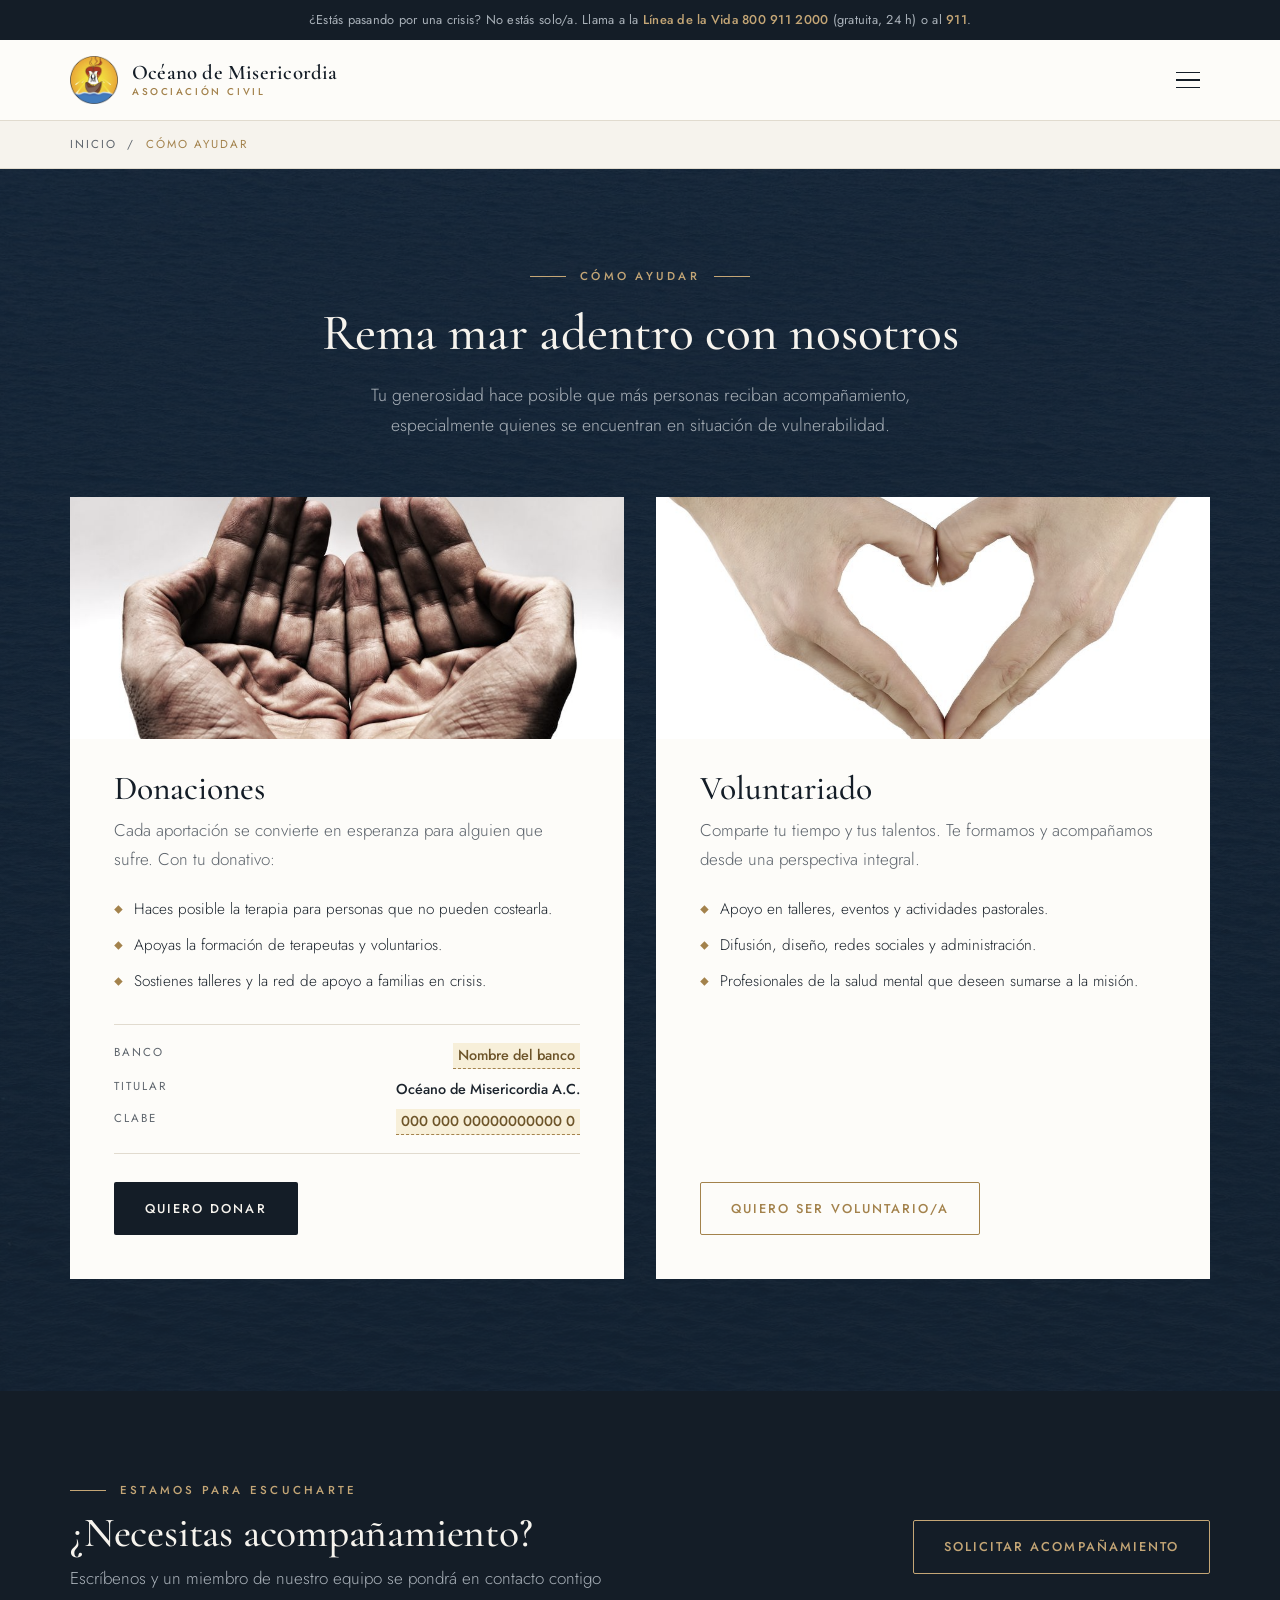
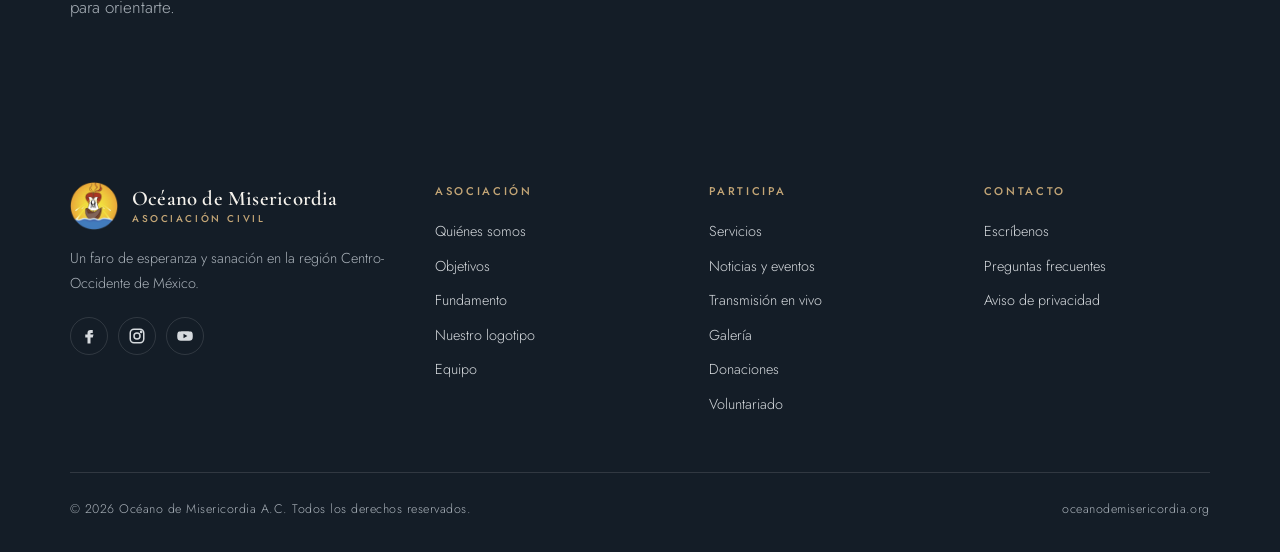
<file: como-ayudar.html>
<!DOCTYPE html>
<html lang="es">
<head>
<meta charset="UTF-8">
<meta name="viewport" content="width=device-width, initial-scale=1">
<title>Cómo ayudar | Océano de Misericordia</title>
<meta name="description" content="Donaciones y voluntariado en Océano de Misericordia A.C.">
<meta property="og:title" content="Cómo ayudar | Océano de Misericordia">
<meta property="og:description" content="Donaciones y voluntariado en Océano de Misericordia A.C.">
<meta property="og:type" content="website">
<meta property="og:image" content="https://oceanodemisericordia.org/media/presentacion.jpg">
<meta name="theme-color" content="#141d27">
<link rel="icon" type="image/png" href="assets/favicon.png">
<link rel="preconnect" href="https://fonts.googleapis.com">
<link rel="preconnect" href="https://fonts.gstatic.com" crossorigin>
<link href="https://fonts.googleapis.com/css2?family=Cormorant+Garamond:ital,wght@0,400;0,500;0,600;1,400;1,500&family=Jost:wght@300;400;500&display=swap" rel="stylesheet">
<link rel="stylesheet" href="assets/styles.css">
</head>
<body>
<div class="crisis">¿Estás pasando por una crisis? No estás solo/a. Llama a la <a href="tel:8009112000">Línea de la Vida 800 911 2000</a> (gratuita, 24 h) o al <a href="tel:911">911</a>.</div>

<header>
  <nav class="wrap nav" aria-label="Principal">
    <a href="index.html" class="brand"><img src="assets/emblem.webp" alt="Logotipo de Océano de Misericordia"><span>Océano de Misericordia<small>Asociación Civil</small></span></a>
    <button class="burger" aria-label="Abrir menú" aria-expanded="false"><span></span><span></span><span></span></button>
    <ul class="menu">
      <li><a href="quienes-somos.html">Quiénes somos</a></li>
      <li><a href="servicios.html">Servicios</a></li>
      <li><a href="equipo.html">Equipo</a></li>
      <li><a href="noticias.html">Noticias</a></li>
      <li><a href="en-vivo.html"><i class="dot" style="margin-right:6px;width:8px;height:8px"></i>En vivo</a></li>
      <li><a href="galeria.html">Galería</a></li>
      <li><a href="como-ayudar.html" aria-current="page">Cómo ayudar</a></li>
      <li><a href="contacto.html" class="btn btn-sun">Solicitar acompañamiento</a></li>
    </ul>
  </nav>
</header>
<nav class="crumbs" aria-label="Ruta"><div class="wrap"><a href="index.html">Inicio</a><span aria-hidden="true">/</span><span aria-current="page">Cómo ayudar</span></div></nav>

<main>
<section class="help" id="como-ayudar">
  <div class="wrap">
    <div class="center reveal">
      <span class="eyebrow">Cómo ayudar</span>
      <h2>Rema mar adentro con nosotros</h2>
      <p class="lead">Tu generosidad hace posible que más personas reciban acompañamiento, especialmente quienes se encuentran en situación de vulnerabilidad.</p>
    </div>
    <div class="help-grid">
      <div class="help-card reveal">
        <div class="help-photo"><img src="media/manos-abiertas.jpg" alt="Manos abiertas" loading="lazy" style="object-position:50% 40%"></div>
        <div class="ic"><svg width="30" height="30" viewBox="0 0 24 24" fill="none" stroke="currentColor" stroke-width="2" stroke-linejoin="round"><path d="M12 21s-8-5.2-8-11a4.5 4.5 0 0 1 8-2.8A4.5 4.5 0 0 1 20 10c0 5.8-8 11-8 11z"/></svg></div>
        <h3>Donaciones</h3>
        <p>Cada aportación se convierte en esperanza para alguien que sufre. Con tu donativo:</p>
        <ul>
          <li>Haces posible la terapia para personas que no pueden costearla.</li>
          <li>Apoyas la formación de terapeutas y voluntarios.</li>
          <li>Sostienes talleres y la red de apoyo a familias en crisis.</li>
        </ul>
        <div class="bank">
          <div><span>Banco</span><b class="ph">Nombre del banco</b></div>
          <div><span>Titular</span><b>Océano de Misericordia A.C.</b></div>
          <div><span>CLABE</span><b class="ph">000 000 00000000000 0</b></div>
        </div>
        <a href="contacto.html?motivo=Donación" class="btn btn-sun">Quiero donar</a>
      </div>
      <div class="help-card reveal">
        <div class="help-photo"><img src="media/corazon.jpg" alt="Manos formando un corazón" loading="lazy"></div>
        <div class="ic"><svg width="30" height="30" viewBox="0 0 24 24" fill="none" stroke="currentColor" stroke-width="2" stroke-linecap="round" stroke-linejoin="round"><path d="M11 14h2a2 2 0 0 0 0-4h-3c-.6 0-1.1.2-1.4.6L3 16"/><path d="m7 20 1.6-1.4c.3-.4.8-.6 1.4-.6h4c1.1 0 2.1-.4 2.8-1.2l4.6-4.4a2 2 0 0 0-2.8-2.9l-4.2 3.9"/><path d="m2 15 6 6"/></svg></div>
        <h3>Voluntariado</h3>
        <p>Comparte tu tiempo y tus talentos. Te formamos y acompañamos desde una perspectiva integral.</p>
        <ul>
          <li>Apoyo en talleres, eventos y actividades pastorales.</li>
          <li>Difusión, diseño, redes sociales y administración.</li>
          <li>Profesionales de la salud mental que deseen sumarse a la misión.</li>
        </ul>
        <a href="contacto.html?motivo=Voluntariado" class="btn btn-ocean">Quiero ser voluntario/a</a>
      </div>
    </div>
  </div>
</section>

<section class="cta-band">
  <div class="wrap">
    <div>
      <span class="eyebrow">Estamos para escucharte</span>
      <h2>¿Necesitas acompañamiento?</h2>
      <p>Escríbenos y un miembro de nuestro equipo se pondrá en contacto contigo para orientarte.</p>
    </div>
    <a href="contacto.html" class="btn">Solicitar acompañamiento</a>
  </div>
</section>
</main>

<footer>
  <div class="wrap">
    <div class="f-grid">
      <div>
        <a href="index.html" class="brand"><img src="assets/emblem.webp" alt=""><span>Océano de Misericordia<small>Asociación Civil</small></span></a>
        <p style="margin-top:16px;max-width:320px">Un faro de esperanza y sanación en la región Centro-Occidente de México.</p>
        <div class="social">
          <a href="#" aria-label="Facebook"><svg width="18" height="18" viewBox="0 0 24 24" fill="currentColor"><path d="M14 8h3V4h-3c-2.8 0-4 1.7-4 4v2H7v4h3v8h4v-8h3l1-4h-4V8.5c0-.3.2-.5.5-.5z"/></svg></a>
          <a href="#" aria-label="Instagram"><svg width="18" height="18" viewBox="0 0 24 24" fill="none" stroke="currentColor" stroke-width="2"><rect x="3" y="3" width="18" height="18" rx="5"/><circle cx="12" cy="12" r="4"/><circle cx="17.5" cy="6.5" r=".8" fill="currentColor"/></svg></a>
          <a href="#" aria-label="YouTube"><svg width="18" height="18" viewBox="0 0 24 24" fill="currentColor"><path d="M22 8.2a3 3 0 0 0-2.1-2.1C18 5.6 12 5.6 12 5.6s-6 0-7.9.5A3 3 0 0 0 2 8.2 31 31 0 0 0 1.6 12 31 31 0 0 0 2 15.8a3 3 0 0 0 2.1 2.1c1.9.5 7.9.5 7.9.5s6 0 7.9-.5a3 3 0 0 0 2.1-2.1c.4-1.2.4-3.8.4-3.8s0-2.6-.4-3.8zM10 15V9l5.2 3z"/></svg></a>
        </div>
      </div>
      <div><h4>Asociación</h4><ul><li><a href="quienes-somos.html">Quiénes somos</a></li><li><a href="quienes-somos.html#objetivos">Objetivos</a></li><li><a href="quienes-somos.html#fundamento">Fundamento</a></li><li><a href="quienes-somos.html#logotipo">Nuestro logotipo</a></li><li><a href="equipo.html">Equipo</a></li></ul></div>
      <div><h4>Participa</h4><ul><li><a href="servicios.html">Servicios</a></li><li><a href="noticias.html">Noticias y eventos</a></li><li><a href="en-vivo.html">Transmisión en vivo</a></li><li><a href="galeria.html">Galería</a></li><li><a href="como-ayudar.html">Donaciones</a></li><li><a href="como-ayudar.html">Voluntariado</a></li></ul></div>
      <div><h4>Contacto</h4><ul><li><a href="contacto.html">Escríbenos</a></li><li><a href="preguntas.html">Preguntas frecuentes</a></li><li><a href="#">Aviso de privacidad</a></li></ul></div>
    </div>
    <div class="f-bottom"><span>© <span id="yr">2026</span> Océano de Misericordia A.C. Todos los derechos reservados.</span><span>oceanodemisericordia.org</span></div>
  </div>
</footer>

<a href="#top" class="to-top" aria-label="Volver arriba" onclick="window.scrollTo({top:0,behavior:'smooth'});return false;"><svg width="20" height="20" viewBox="0 0 24 24" fill="none" stroke="currentColor" stroke-width="2.5" stroke-linecap="round" stroke-linejoin="round"><path d="m18 15-6-6-6 6"/></svg></a>
<script src="assets/main.js"></script>
</body>
</html>
</file>
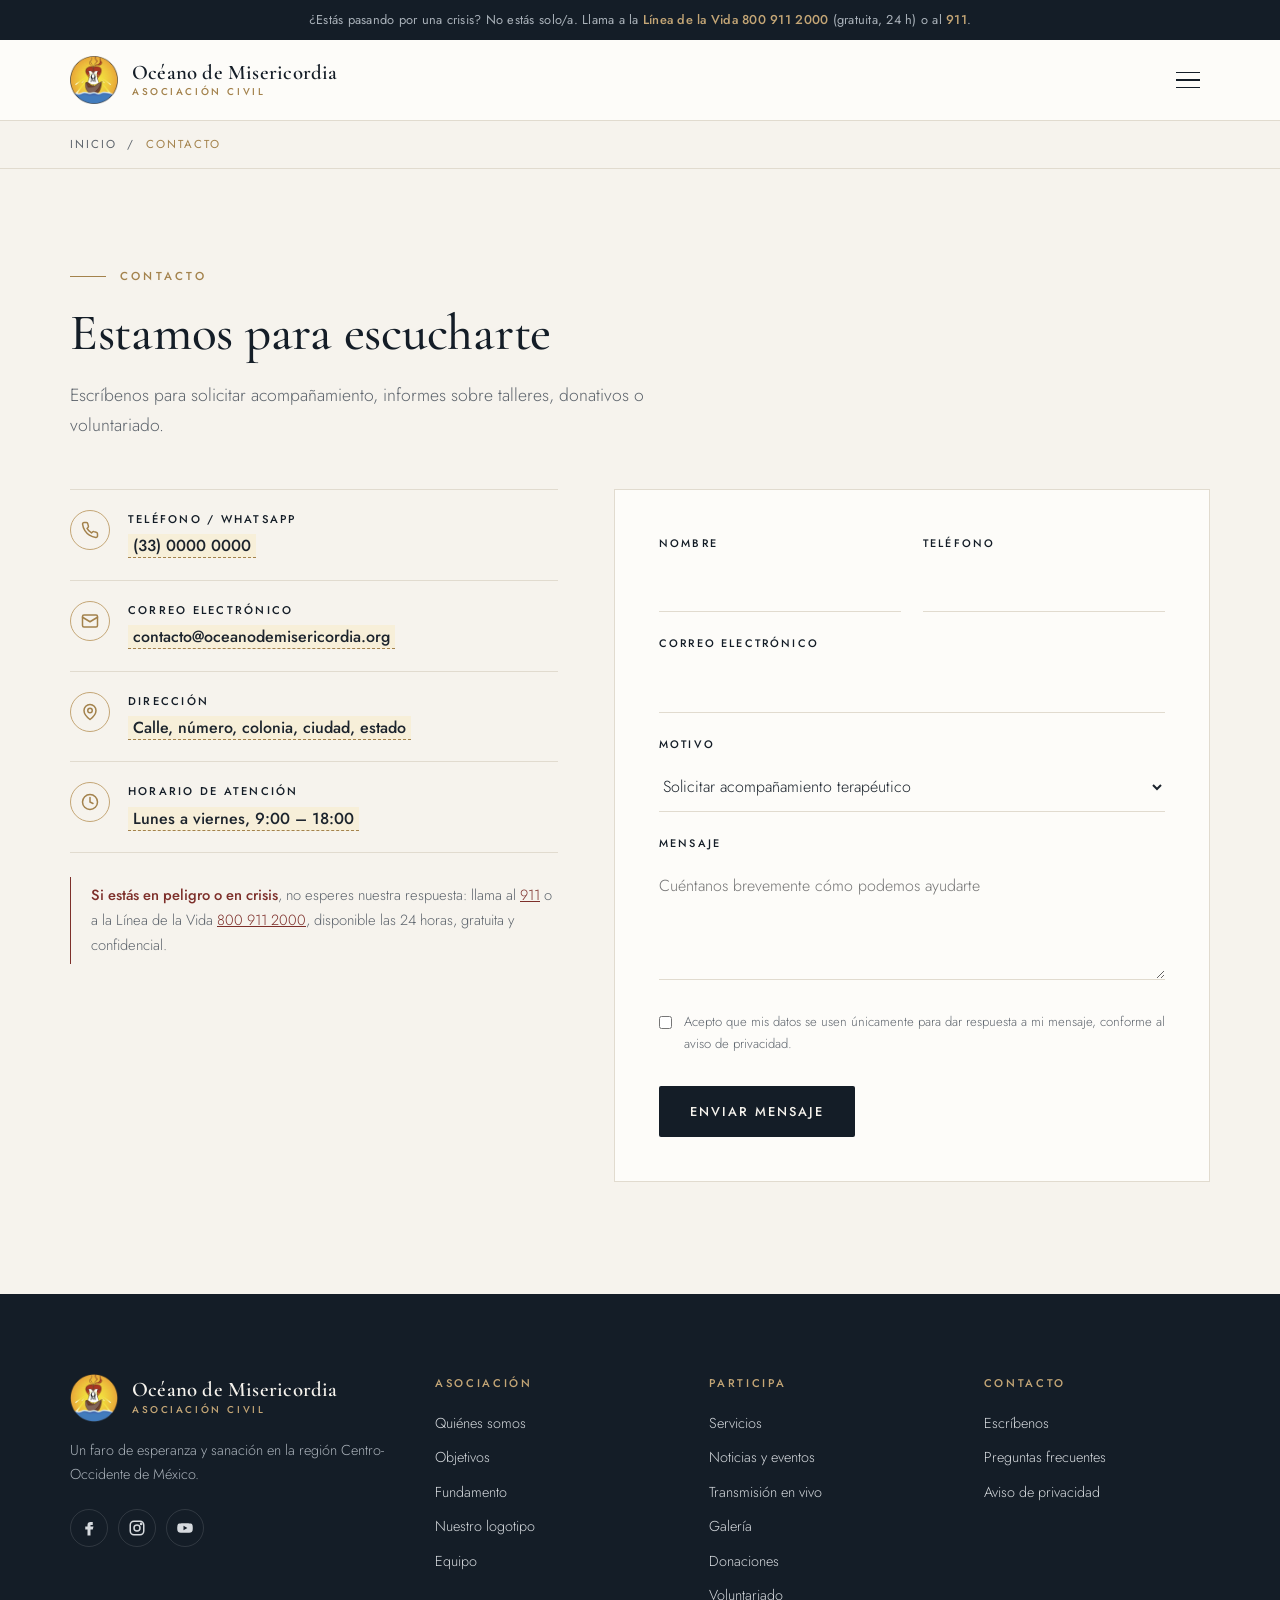
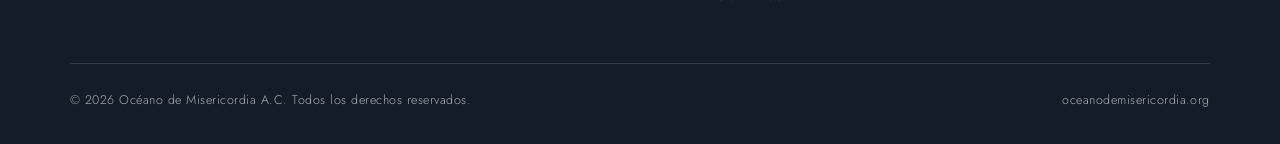
<file: contacto.html>
<!DOCTYPE html>
<html lang="es">
<head>
<meta charset="UTF-8">
<meta name="viewport" content="width=device-width, initial-scale=1">
<title>Contacto | Océano de Misericordia</title>
<meta name="description" content="Solicita acompañamiento o escríbenos para informes, donativos o voluntariado.">
<meta property="og:title" content="Contacto | Océano de Misericordia">
<meta property="og:description" content="Solicita acompañamiento o escríbenos para informes, donativos o voluntariado.">
<meta property="og:type" content="website">
<meta property="og:image" content="https://oceanodemisericordia.org/media/presentacion.jpg">
<meta name="theme-color" content="#141d27">
<link rel="icon" type="image/png" href="assets/favicon.png">
<link rel="preconnect" href="https://fonts.googleapis.com">
<link rel="preconnect" href="https://fonts.gstatic.com" crossorigin>
<link href="https://fonts.googleapis.com/css2?family=Cormorant+Garamond:ital,wght@0,400;0,500;0,600;1,400;1,500&family=Jost:wght@300;400;500&display=swap" rel="stylesheet">
<link rel="stylesheet" href="assets/styles.css">
</head>
<body>
<div class="crisis">¿Estás pasando por una crisis? No estás solo/a. Llama a la <a href="tel:8009112000">Línea de la Vida 800 911 2000</a> (gratuita, 24 h) o al <a href="tel:911">911</a>.</div>

<header>
  <nav class="wrap nav" aria-label="Principal">
    <a href="index.html" class="brand"><img src="assets/emblem.webp" alt="Logotipo de Océano de Misericordia"><span>Océano de Misericordia<small>Asociación Civil</small></span></a>
    <button class="burger" aria-label="Abrir menú" aria-expanded="false"><span></span><span></span><span></span></button>
    <ul class="menu">
      <li><a href="quienes-somos.html">Quiénes somos</a></li>
      <li><a href="servicios.html">Servicios</a></li>
      <li><a href="equipo.html">Equipo</a></li>
      <li><a href="noticias.html">Noticias</a></li>
      <li><a href="en-vivo.html"><i class="dot" style="margin-right:6px;width:8px;height:8px"></i>En vivo</a></li>
      <li><a href="galeria.html">Galería</a></li>
      <li><a href="como-ayudar.html">Cómo ayudar</a></li>
      <li><a href="contacto.html" class="btn btn-sun">Solicitar acompañamiento</a></li>
    </ul>
  </nav>
</header>
<nav class="crumbs" aria-label="Ruta"><div class="wrap"><a href="index.html">Inicio</a><span aria-hidden="true">/</span><span aria-current="page">Contacto</span></div></nav>

<main>
<section class="contact" id="contacto">
  <div class="wrap">
    <div class="reveal">
      <span class="eyebrow">Contacto</span>
      <h2>Estamos para escucharte</h2>
      <p class="lead">Escríbenos para solicitar acompañamiento, informes sobre talleres, donativos o voluntariado.</p>
    </div>
    <div class="contact-grid">
      <div class="info reveal">
        <div class="info-item"><div class="ic"><svg width="22" height="22" viewBox="0 0 24 24" fill="none" stroke="currentColor" stroke-width="2" stroke-linecap="round" stroke-linejoin="round"><path d="M22 16.9v3a2 2 0 0 1-2.2 2 19.8 19.8 0 0 1-8.6-3.1 19.5 19.5 0 0 1-6-6A19.8 19.8 0 0 1 2.1 4.2 2 2 0 0 1 4.1 2h3a2 2 0 0 1 2 1.7c.1 1 .4 1.9.7 2.8a2 2 0 0 1-.5 2.1L8 9.9a16 16 0 0 0 6 6l1.3-1.3a2 2 0 0 1 2.1-.4c.9.3 1.8.6 2.8.7a2 2 0 0 1 1.7 2z"/></svg></div><div><b>Teléfono / WhatsApp</b><span class="ph">(33) 0000 0000</span></div></div>
        <div class="info-item"><div class="ic"><svg width="22" height="22" viewBox="0 0 24 24" fill="none" stroke="currentColor" stroke-width="2" stroke-linecap="round" stroke-linejoin="round"><rect x="2" y="4" width="20" height="16" rx="2"/><path d="m22 7-10 6L2 7"/></svg></div><div><b>Correo electrónico</b><span class="ph">contacto@oceanodemisericordia.org</span></div></div>
        <div class="info-item"><div class="ic"><svg width="22" height="22" viewBox="0 0 24 24" fill="none" stroke="currentColor" stroke-width="2" stroke-linecap="round" stroke-linejoin="round"><path d="M20 10c0 6-8 12-8 12s-8-6-8-12a8 8 0 0 1 16 0z"/><circle cx="12" cy="10" r="3"/></svg></div><div><b>Dirección</b><span class="ph">Calle, número, colonia, ciudad, estado</span></div></div>
        <div class="info-item"><div class="ic"><svg width="22" height="22" viewBox="0 0 24 24" fill="none" stroke="currentColor" stroke-width="2" stroke-linecap="round"><circle cx="12" cy="12" r="10"/><path d="M12 6v6l4 2"/></svg></div><div><b>Horario de atención</b><span class="ph">Lunes a viernes, 9:00 – 18:00</span></div></div>
        <div class="emergency"><b>Si estás en peligro o en crisis</b>, no esperes nuestra respuesta: llama al <a href="tel:911">911</a> o a la Línea de la Vida <a href="tel:8009112000">800 911 2000</a>, disponible las 24 horas, gratuita y confidencial.</div>
      </div>
      <form id="contact-form" class="reveal" novalidate>
        <div><label for="f-name">Nombre</label><input id="f-name" name="nombre" required autocomplete="name"></div>
        <div><label for="f-phone">Teléfono</label><input id="f-phone" name="telefono" type="tel" autocomplete="tel"></div>
        <div class="full"><label for="f-email">Correo electrónico</label><input id="f-email" name="correo" type="email" required autocomplete="email"></div>
        <div class="full"><label for="f-subject">Motivo</label>
          <select id="f-subject" name="motivo">
            <option>Solicitar acompañamiento terapéutico</option>
            <option>Información sobre talleres</option>
            <option>Donación</option>
            <option>Voluntariado</option>
            <option>Otro</option>
          </select></div>
        <div class="full"><label for="f-msg">Mensaje</label><textarea id="f-msg" name="mensaje" required placeholder="Cuéntanos brevemente cómo podemos ayudarte"></textarea></div>
        <label class="check full"><input type="checkbox" id="f-ok" required> Acepto que mis datos se usen únicamente para dar respuesta a mi mensaje, conforme al aviso de privacidad.</label>
        <div class="full" style="display:flex;align-items:center;gap:16px;flex-wrap:wrap"><button class="btn btn-sun" type="submit">Enviar mensaje</button><span class="form-note" id="form-note" role="status"></span></div>
      </form>
    </div>
  </div>
</section>
</main>

<footer>
  <div class="wrap">
    <div class="f-grid">
      <div>
        <a href="index.html" class="brand"><img src="assets/emblem.webp" alt=""><span>Océano de Misericordia<small>Asociación Civil</small></span></a>
        <p style="margin-top:16px;max-width:320px">Un faro de esperanza y sanación en la región Centro-Occidente de México.</p>
        <div class="social">
          <a href="#" aria-label="Facebook"><svg width="18" height="18" viewBox="0 0 24 24" fill="currentColor"><path d="M14 8h3V4h-3c-2.8 0-4 1.7-4 4v2H7v4h3v8h4v-8h3l1-4h-4V8.5c0-.3.2-.5.5-.5z"/></svg></a>
          <a href="#" aria-label="Instagram"><svg width="18" height="18" viewBox="0 0 24 24" fill="none" stroke="currentColor" stroke-width="2"><rect x="3" y="3" width="18" height="18" rx="5"/><circle cx="12" cy="12" r="4"/><circle cx="17.5" cy="6.5" r=".8" fill="currentColor"/></svg></a>
          <a href="#" aria-label="YouTube"><svg width="18" height="18" viewBox="0 0 24 24" fill="currentColor"><path d="M22 8.2a3 3 0 0 0-2.1-2.1C18 5.6 12 5.6 12 5.6s-6 0-7.9.5A3 3 0 0 0 2 8.2 31 31 0 0 0 1.6 12 31 31 0 0 0 2 15.8a3 3 0 0 0 2.1 2.1c1.9.5 7.9.5 7.9.5s6 0 7.9-.5a3 3 0 0 0 2.1-2.1c.4-1.2.4-3.8.4-3.8s0-2.6-.4-3.8zM10 15V9l5.2 3z"/></svg></a>
        </div>
      </div>
      <div><h4>Asociación</h4><ul><li><a href="quienes-somos.html">Quiénes somos</a></li><li><a href="quienes-somos.html#objetivos">Objetivos</a></li><li><a href="quienes-somos.html#fundamento">Fundamento</a></li><li><a href="quienes-somos.html#logotipo">Nuestro logotipo</a></li><li><a href="equipo.html">Equipo</a></li></ul></div>
      <div><h4>Participa</h4><ul><li><a href="servicios.html">Servicios</a></li><li><a href="noticias.html">Noticias y eventos</a></li><li><a href="en-vivo.html">Transmisión en vivo</a></li><li><a href="galeria.html">Galería</a></li><li><a href="como-ayudar.html">Donaciones</a></li><li><a href="como-ayudar.html">Voluntariado</a></li></ul></div>
      <div><h4>Contacto</h4><ul><li><a href="contacto.html">Escríbenos</a></li><li><a href="preguntas.html">Preguntas frecuentes</a></li><li><a href="#">Aviso de privacidad</a></li></ul></div>
    </div>
    <div class="f-bottom"><span>© <span id="yr">2026</span> Océano de Misericordia A.C. Todos los derechos reservados.</span><span>oceanodemisericordia.org</span></div>
  </div>
</footer>

<a href="#top" class="to-top" aria-label="Volver arriba" onclick="window.scrollTo({top:0,behavior:'smooth'});return false;"><svg width="20" height="20" viewBox="0 0 24 24" fill="none" stroke="currentColor" stroke-width="2.5" stroke-linecap="round" stroke-linejoin="round"><path d="m18 15-6-6-6 6"/></svg></a>
<script src="assets/main.js"></script>
</body>
</html>
</file>
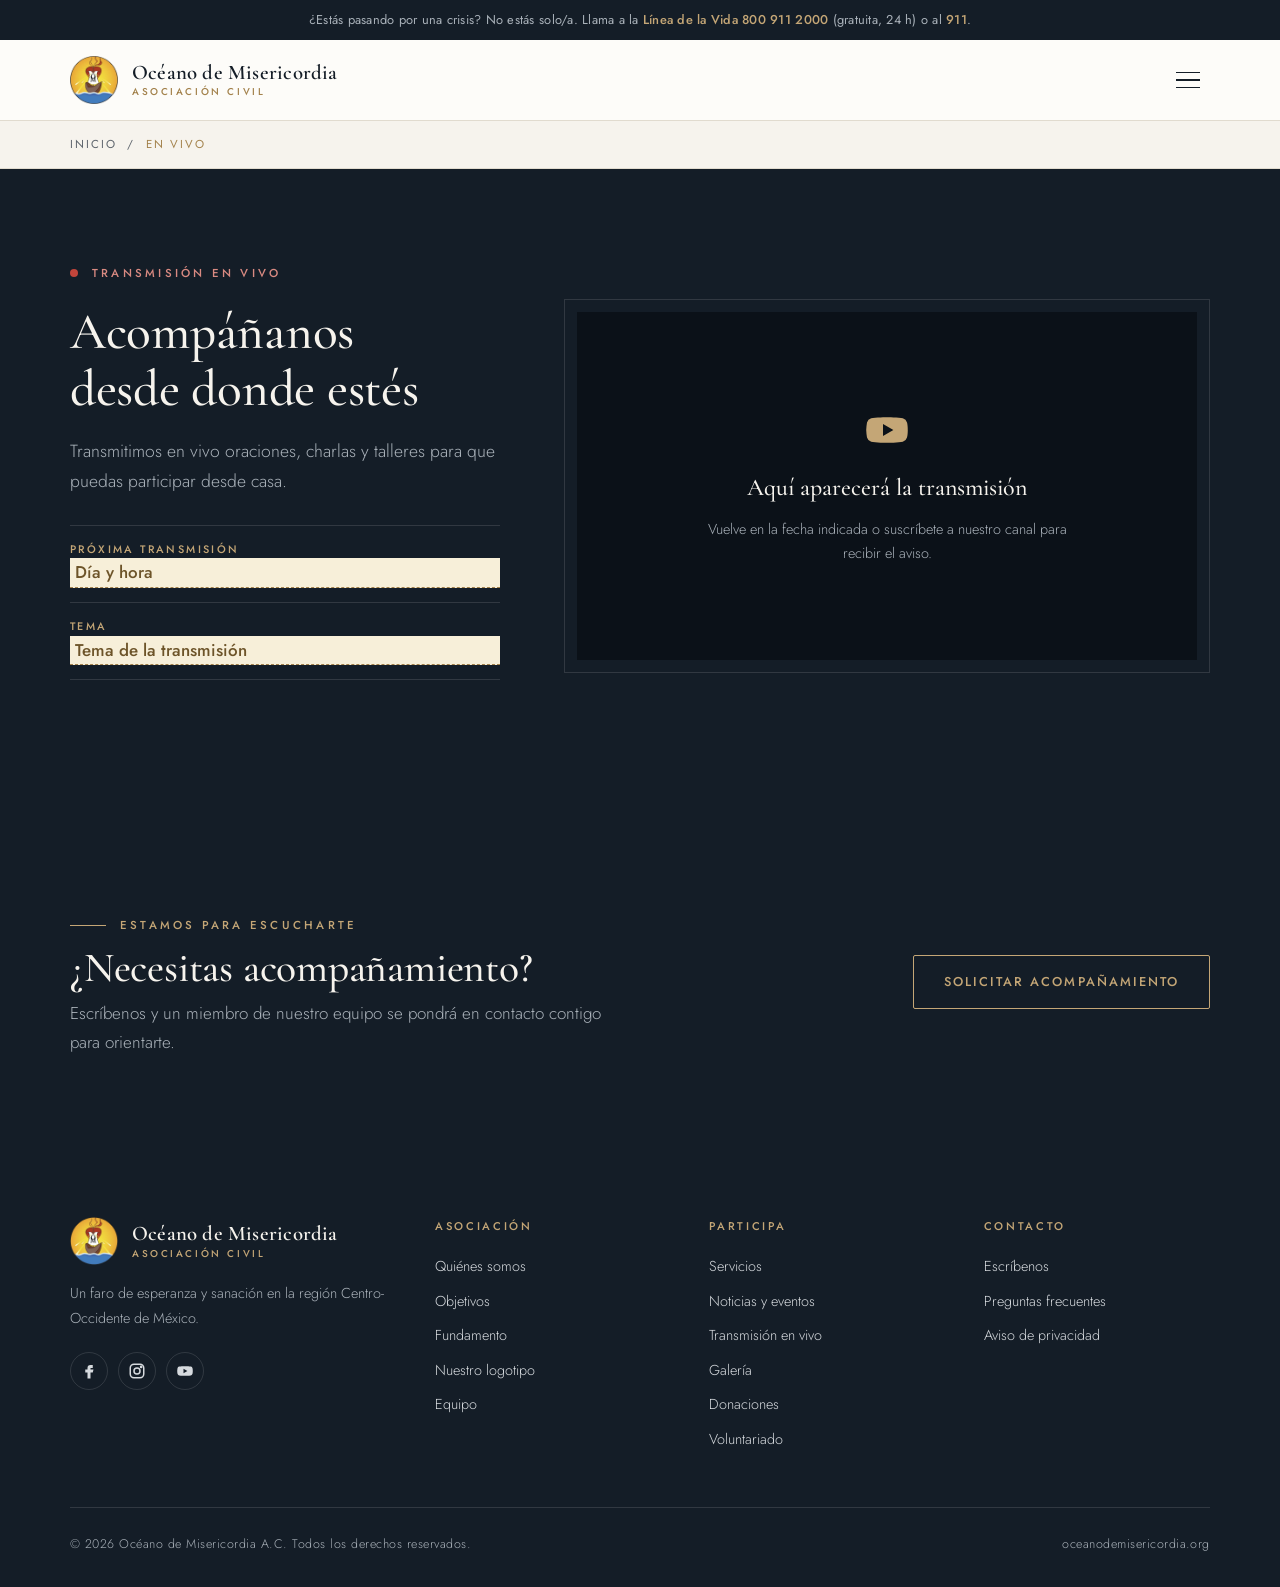
<file: en-vivo.html>
<!DOCTYPE html>
<html lang="es">
<head>
<meta charset="UTF-8">
<meta name="viewport" content="width=device-width, initial-scale=1">
<title>En vivo | Océano de Misericordia</title>
<meta name="description" content="Transmisiones en vivo de oraciones, charlas y talleres.">
<meta property="og:title" content="En vivo | Océano de Misericordia">
<meta property="og:description" content="Transmisiones en vivo de oraciones, charlas y talleres.">
<meta property="og:type" content="website">
<meta property="og:image" content="https://oceanodemisericordia.org/media/presentacion.jpg">
<meta name="theme-color" content="#141d27">
<link rel="icon" type="image/png" href="assets/favicon.png">
<link rel="preconnect" href="https://fonts.googleapis.com">
<link rel="preconnect" href="https://fonts.gstatic.com" crossorigin>
<link href="https://fonts.googleapis.com/css2?family=Cormorant+Garamond:ital,wght@0,400;0,500;0,600;1,400;1,500&family=Jost:wght@300;400;500&display=swap" rel="stylesheet">
<link rel="stylesheet" href="assets/styles.css">
</head>
<body>
<div class="crisis">¿Estás pasando por una crisis? No estás solo/a. Llama a la <a href="tel:8009112000">Línea de la Vida 800 911 2000</a> (gratuita, 24 h) o al <a href="tel:911">911</a>.</div>

<header>
  <nav class="wrap nav" aria-label="Principal">
    <a href="index.html" class="brand"><img src="assets/emblem.webp" alt="Logotipo de Océano de Misericordia"><span>Océano de Misericordia<small>Asociación Civil</small></span></a>
    <button class="burger" aria-label="Abrir menú" aria-expanded="false"><span></span><span></span><span></span></button>
    <ul class="menu">
      <li><a href="quienes-somos.html">Quiénes somos</a></li>
      <li><a href="servicios.html">Servicios</a></li>
      <li><a href="equipo.html">Equipo</a></li>
      <li><a href="noticias.html">Noticias</a></li>
      <li><a href="en-vivo.html" aria-current="page"><i class="dot" style="margin-right:6px;width:8px;height:8px"></i>En vivo</a></li>
      <li><a href="galeria.html">Galería</a></li>
      <li><a href="como-ayudar.html">Cómo ayudar</a></li>
      <li><a href="contacto.html" class="btn btn-sun">Solicitar acompañamiento</a></li>
    </ul>
  </nav>
</header>
<nav class="crumbs" aria-label="Ruta"><div class="wrap"><a href="index.html">Inicio</a><span aria-hidden="true">/</span><span aria-current="page">En vivo</span></div></nav>

<main>
<section class="live" id="en-vivo">
  <div class="wrap live-grid">
    <div class="reveal">
      <span class="eyebrow"><i class="dot"></i>Transmisión en vivo</span>
      <h2>Acompáñanos desde donde estés</h2>
      <p class="lead">Transmitimos en vivo oraciones, charlas y talleres para que puedas participar desde casa.</p>
      <ul class="live-list">
        <li><b>Próxima transmisión</b><span class="ph">Día y hora</span></li>
        <li><b>Tema</b><span class="ph">Tema de la transmisión</span></li>
      </ul>
      <a id="yt-channel" href="#" target="_blank" rel="noopener" class="btn btn-sun">Ver canal de YouTube</a>
    </div>
    <div class="player reveal">
      <div class="player-frame" id="yt-frame">
        <div class="player-empty">
          <svg width="64" height="64" viewBox="0 0 24 24" fill="currentColor"><path d="M22 8.2a3 3 0 0 0-2.1-2.1C18 5.6 12 5.6 12 5.6s-6 0-7.9.5A3 3 0 0 0 2 8.2 31 31 0 0 0 1.6 12 31 31 0 0 0 2 15.8a3 3 0 0 0 2.1 2.1c1.9.5 7.9.5 7.9.5s6 0 7.9-.5a3 3 0 0 0 2.1-2.1c.4-1.2.4-3.8.4-3.8s0-2.6-.4-3.8zM10 15V9l5.2 3z"/></svg>
          <b>Aquí aparecerá la transmisión</b>
          <span>Vuelve en la fecha indicada o suscríbete a nuestro canal para recibir el aviso.</span>
        </div>
      </div>
    </div>
  </div>
</section>

<section class="cta-band">
  <div class="wrap">
    <div>
      <span class="eyebrow">Estamos para escucharte</span>
      <h2>¿Necesitas acompañamiento?</h2>
      <p>Escríbenos y un miembro de nuestro equipo se pondrá en contacto contigo para orientarte.</p>
    </div>
    <a href="contacto.html" class="btn">Solicitar acompañamiento</a>
  </div>
</section>
</main>

<footer>
  <div class="wrap">
    <div class="f-grid">
      <div>
        <a href="index.html" class="brand"><img src="assets/emblem.webp" alt=""><span>Océano de Misericordia<small>Asociación Civil</small></span></a>
        <p style="margin-top:16px;max-width:320px">Un faro de esperanza y sanación en la región Centro-Occidente de México.</p>
        <div class="social">
          <a href="#" aria-label="Facebook"><svg width="18" height="18" viewBox="0 0 24 24" fill="currentColor"><path d="M14 8h3V4h-3c-2.8 0-4 1.7-4 4v2H7v4h3v8h4v-8h3l1-4h-4V8.5c0-.3.2-.5.5-.5z"/></svg></a>
          <a href="#" aria-label="Instagram"><svg width="18" height="18" viewBox="0 0 24 24" fill="none" stroke="currentColor" stroke-width="2"><rect x="3" y="3" width="18" height="18" rx="5"/><circle cx="12" cy="12" r="4"/><circle cx="17.5" cy="6.5" r=".8" fill="currentColor"/></svg></a>
          <a href="#" aria-label="YouTube"><svg width="18" height="18" viewBox="0 0 24 24" fill="currentColor"><path d="M22 8.2a3 3 0 0 0-2.1-2.1C18 5.6 12 5.6 12 5.6s-6 0-7.9.5A3 3 0 0 0 2 8.2 31 31 0 0 0 1.6 12 31 31 0 0 0 2 15.8a3 3 0 0 0 2.1 2.1c1.9.5 7.9.5 7.9.5s6 0 7.9-.5a3 3 0 0 0 2.1-2.1c.4-1.2.4-3.8.4-3.8s0-2.6-.4-3.8zM10 15V9l5.2 3z"/></svg></a>
        </div>
      </div>
      <div><h4>Asociación</h4><ul><li><a href="quienes-somos.html">Quiénes somos</a></li><li><a href="quienes-somos.html#objetivos">Objetivos</a></li><li><a href="quienes-somos.html#fundamento">Fundamento</a></li><li><a href="quienes-somos.html#logotipo">Nuestro logotipo</a></li><li><a href="equipo.html">Equipo</a></li></ul></div>
      <div><h4>Participa</h4><ul><li><a href="servicios.html">Servicios</a></li><li><a href="noticias.html">Noticias y eventos</a></li><li><a href="en-vivo.html">Transmisión en vivo</a></li><li><a href="galeria.html">Galería</a></li><li><a href="como-ayudar.html">Donaciones</a></li><li><a href="como-ayudar.html">Voluntariado</a></li></ul></div>
      <div><h4>Contacto</h4><ul><li><a href="contacto.html">Escríbenos</a></li><li><a href="preguntas.html">Preguntas frecuentes</a></li><li><a href="#">Aviso de privacidad</a></li></ul></div>
    </div>
    <div class="f-bottom"><span>© <span id="yr">2026</span> Océano de Misericordia A.C. Todos los derechos reservados.</span><span>oceanodemisericordia.org</span></div>
  </div>
</footer>

<a href="#top" class="to-top" aria-label="Volver arriba" onclick="window.scrollTo({top:0,behavior:'smooth'});return false;"><svg width="20" height="20" viewBox="0 0 24 24" fill="none" stroke="currentColor" stroke-width="2.5" stroke-linecap="round" stroke-linejoin="round"><path d="m18 15-6-6-6 6"/></svg></a>
<script src="assets/main.js"></script>
</body>
</html>
</file>
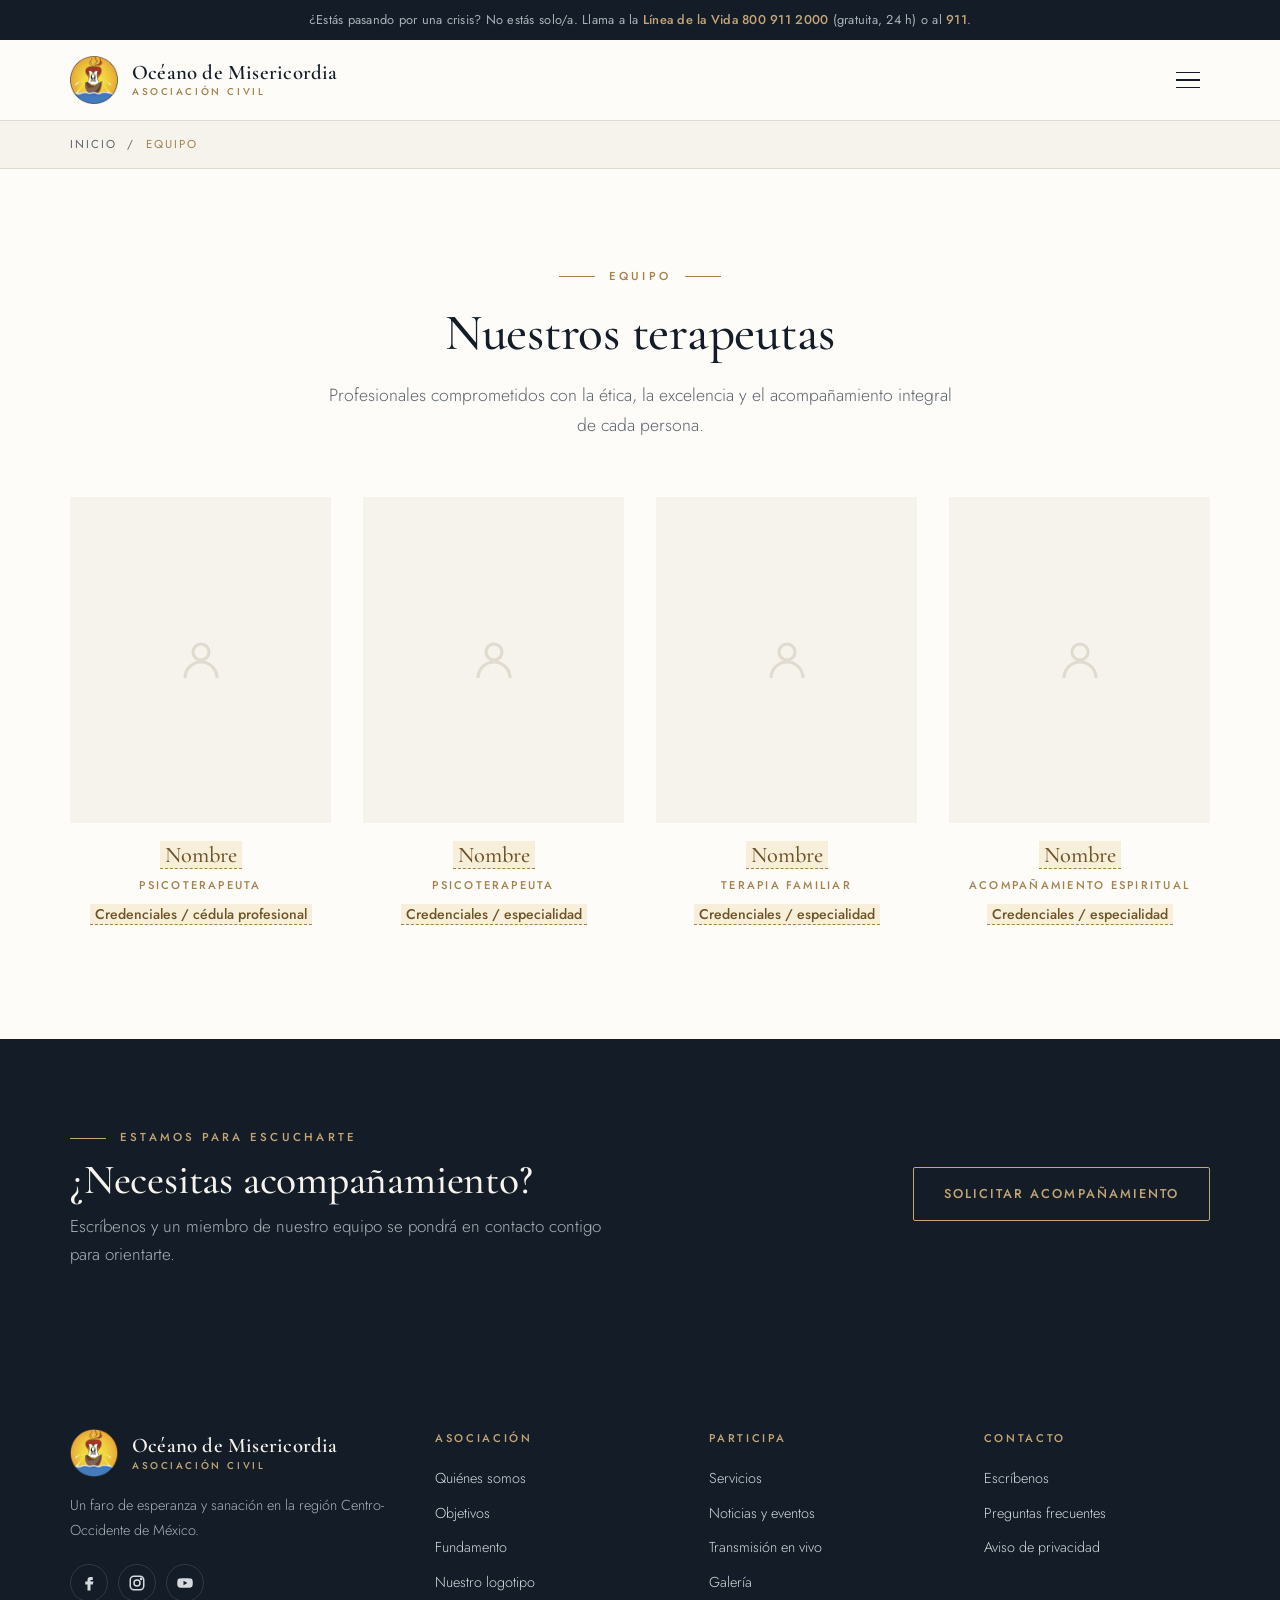
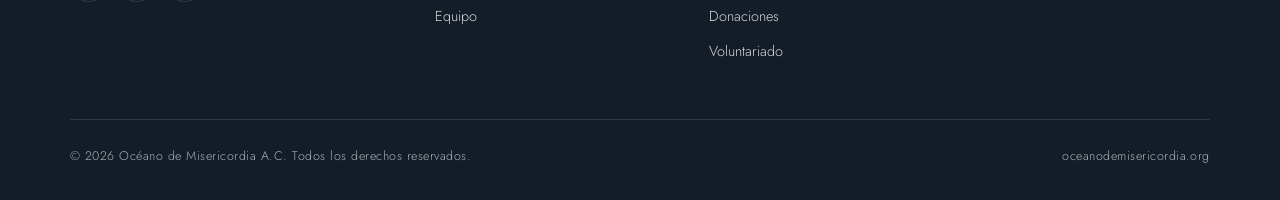
<file: equipo.html>
<!DOCTYPE html>
<html lang="es">
<head>
<meta charset="UTF-8">
<meta name="viewport" content="width=device-width, initial-scale=1">
<title>Equipo | Océano de Misericordia</title>
<meta name="description" content="Conoce a los terapeutas de Océano de Misericordia A.C.">
<meta property="og:title" content="Equipo | Océano de Misericordia">
<meta property="og:description" content="Conoce a los terapeutas de Océano de Misericordia A.C.">
<meta property="og:type" content="website">
<meta property="og:image" content="https://oceanodemisericordia.org/media/presentacion.jpg">
<meta name="theme-color" content="#141d27">
<link rel="icon" type="image/png" href="assets/favicon.png">
<link rel="preconnect" href="https://fonts.googleapis.com">
<link rel="preconnect" href="https://fonts.gstatic.com" crossorigin>
<link href="https://fonts.googleapis.com/css2?family=Cormorant+Garamond:ital,wght@0,400;0,500;0,600;1,400;1,500&family=Jost:wght@300;400;500&display=swap" rel="stylesheet">
<link rel="stylesheet" href="assets/styles.css">
</head>
<body>
<div class="crisis">¿Estás pasando por una crisis? No estás solo/a. Llama a la <a href="tel:8009112000">Línea de la Vida 800 911 2000</a> (gratuita, 24 h) o al <a href="tel:911">911</a>.</div>

<header>
  <nav class="wrap nav" aria-label="Principal">
    <a href="index.html" class="brand"><img src="assets/emblem.webp" alt="Logotipo de Océano de Misericordia"><span>Océano de Misericordia<small>Asociación Civil</small></span></a>
    <button class="burger" aria-label="Abrir menú" aria-expanded="false"><span></span><span></span><span></span></button>
    <ul class="menu">
      <li><a href="quienes-somos.html">Quiénes somos</a></li>
      <li><a href="servicios.html">Servicios</a></li>
      <li><a href="equipo.html" aria-current="page">Equipo</a></li>
      <li><a href="noticias.html">Noticias</a></li>
      <li><a href="en-vivo.html"><i class="dot" style="margin-right:6px;width:8px;height:8px"></i>En vivo</a></li>
      <li><a href="galeria.html">Galería</a></li>
      <li><a href="como-ayudar.html">Cómo ayudar</a></li>
      <li><a href="contacto.html" class="btn btn-sun">Solicitar acompañamiento</a></li>
    </ul>
  </nav>
</header>
<nav class="crumbs" aria-label="Ruta"><div class="wrap"><a href="index.html">Inicio</a><span aria-hidden="true">/</span><span aria-current="page">Equipo</span></div></nav>

<main>
<section id="equipo">
  <div class="wrap">
    <div class="center reveal">
      <span class="eyebrow">Equipo</span>
      <h2>Nuestros terapeutas</h2>
      <p class="lead">Profesionales comprometidos con la ética, la excelencia y el acompañamiento integral de cada persona.</p>
    </div>
    <div class="team-grid">
      <!-- Duplica este bloque por cada integrante y sustituye los datos -->
      <div class="member reveal"><div class="avatar"><svg width="48" height="48" viewBox="0 0 24 24" fill="none" stroke="currentColor" stroke-width="1.6"><circle cx="12" cy="8" r="4"/><path d="M4 21c0-4.4 3.6-8 8-8s8 3.6 8 8"/></svg></div><h3><span class="ph">Nombre</span></h3><div class="role">Psicoterapeuta</div><p><span class="ph">Credenciales / cédula profesional</span></p></div>
      <div class="member reveal"><div class="avatar"><svg width="48" height="48" viewBox="0 0 24 24" fill="none" stroke="currentColor" stroke-width="1.6"><circle cx="12" cy="8" r="4"/><path d="M4 21c0-4.4 3.6-8 8-8s8 3.6 8 8"/></svg></div><h3><span class="ph">Nombre</span></h3><div class="role">Psicoterapeuta</div><p><span class="ph">Credenciales / especialidad</span></p></div>
      <div class="member reveal"><div class="avatar"><svg width="48" height="48" viewBox="0 0 24 24" fill="none" stroke="currentColor" stroke-width="1.6"><circle cx="12" cy="8" r="4"/><path d="M4 21c0-4.4 3.6-8 8-8s8 3.6 8 8"/></svg></div><h3><span class="ph">Nombre</span></h3><div class="role">Terapia familiar</div><p><span class="ph">Credenciales / especialidad</span></p></div>
      <div class="member reveal"><div class="avatar"><svg width="48" height="48" viewBox="0 0 24 24" fill="none" stroke="currentColor" stroke-width="1.6"><circle cx="12" cy="8" r="4"/><path d="M4 21c0-4.4 3.6-8 8-8s8 3.6 8 8"/></svg></div><h3><span class="ph">Nombre</span></h3><div class="role">Acompañamiento espiritual</div><p><span class="ph">Credenciales / especialidad</span></p></div>
    </div>
  </div>
</section>

<section class="cta-band">
  <div class="wrap">
    <div>
      <span class="eyebrow">Estamos para escucharte</span>
      <h2>¿Necesitas acompañamiento?</h2>
      <p>Escríbenos y un miembro de nuestro equipo se pondrá en contacto contigo para orientarte.</p>
    </div>
    <a href="contacto.html" class="btn">Solicitar acompañamiento</a>
  </div>
</section>
</main>

<footer>
  <div class="wrap">
    <div class="f-grid">
      <div>
        <a href="index.html" class="brand"><img src="assets/emblem.webp" alt=""><span>Océano de Misericordia<small>Asociación Civil</small></span></a>
        <p style="margin-top:16px;max-width:320px">Un faro de esperanza y sanación en la región Centro-Occidente de México.</p>
        <div class="social">
          <a href="#" aria-label="Facebook"><svg width="18" height="18" viewBox="0 0 24 24" fill="currentColor"><path d="M14 8h3V4h-3c-2.8 0-4 1.7-4 4v2H7v4h3v8h4v-8h3l1-4h-4V8.5c0-.3.2-.5.5-.5z"/></svg></a>
          <a href="#" aria-label="Instagram"><svg width="18" height="18" viewBox="0 0 24 24" fill="none" stroke="currentColor" stroke-width="2"><rect x="3" y="3" width="18" height="18" rx="5"/><circle cx="12" cy="12" r="4"/><circle cx="17.5" cy="6.5" r=".8" fill="currentColor"/></svg></a>
          <a href="#" aria-label="YouTube"><svg width="18" height="18" viewBox="0 0 24 24" fill="currentColor"><path d="M22 8.2a3 3 0 0 0-2.1-2.1C18 5.6 12 5.6 12 5.6s-6 0-7.9.5A3 3 0 0 0 2 8.2 31 31 0 0 0 1.6 12 31 31 0 0 0 2 15.8a3 3 0 0 0 2.1 2.1c1.9.5 7.9.5 7.9.5s6 0 7.9-.5a3 3 0 0 0 2.1-2.1c.4-1.2.4-3.8.4-3.8s0-2.6-.4-3.8zM10 15V9l5.2 3z"/></svg></a>
        </div>
      </div>
      <div><h4>Asociación</h4><ul><li><a href="quienes-somos.html">Quiénes somos</a></li><li><a href="quienes-somos.html#objetivos">Objetivos</a></li><li><a href="quienes-somos.html#fundamento">Fundamento</a></li><li><a href="quienes-somos.html#logotipo">Nuestro logotipo</a></li><li><a href="equipo.html">Equipo</a></li></ul></div>
      <div><h4>Participa</h4><ul><li><a href="servicios.html">Servicios</a></li><li><a href="noticias.html">Noticias y eventos</a></li><li><a href="en-vivo.html">Transmisión en vivo</a></li><li><a href="galeria.html">Galería</a></li><li><a href="como-ayudar.html">Donaciones</a></li><li><a href="como-ayudar.html">Voluntariado</a></li></ul></div>
      <div><h4>Contacto</h4><ul><li><a href="contacto.html">Escríbenos</a></li><li><a href="preguntas.html">Preguntas frecuentes</a></li><li><a href="#">Aviso de privacidad</a></li></ul></div>
    </div>
    <div class="f-bottom"><span>© <span id="yr">2026</span> Océano de Misericordia A.C. Todos los derechos reservados.</span><span>oceanodemisericordia.org</span></div>
  </div>
</footer>

<a href="#top" class="to-top" aria-label="Volver arriba" onclick="window.scrollTo({top:0,behavior:'smooth'});return false;"><svg width="20" height="20" viewBox="0 0 24 24" fill="none" stroke="currentColor" stroke-width="2.5" stroke-linecap="round" stroke-linejoin="round"><path d="m18 15-6-6-6 6"/></svg></a>
<script src="assets/main.js"></script>
</body>
</html>
</file>
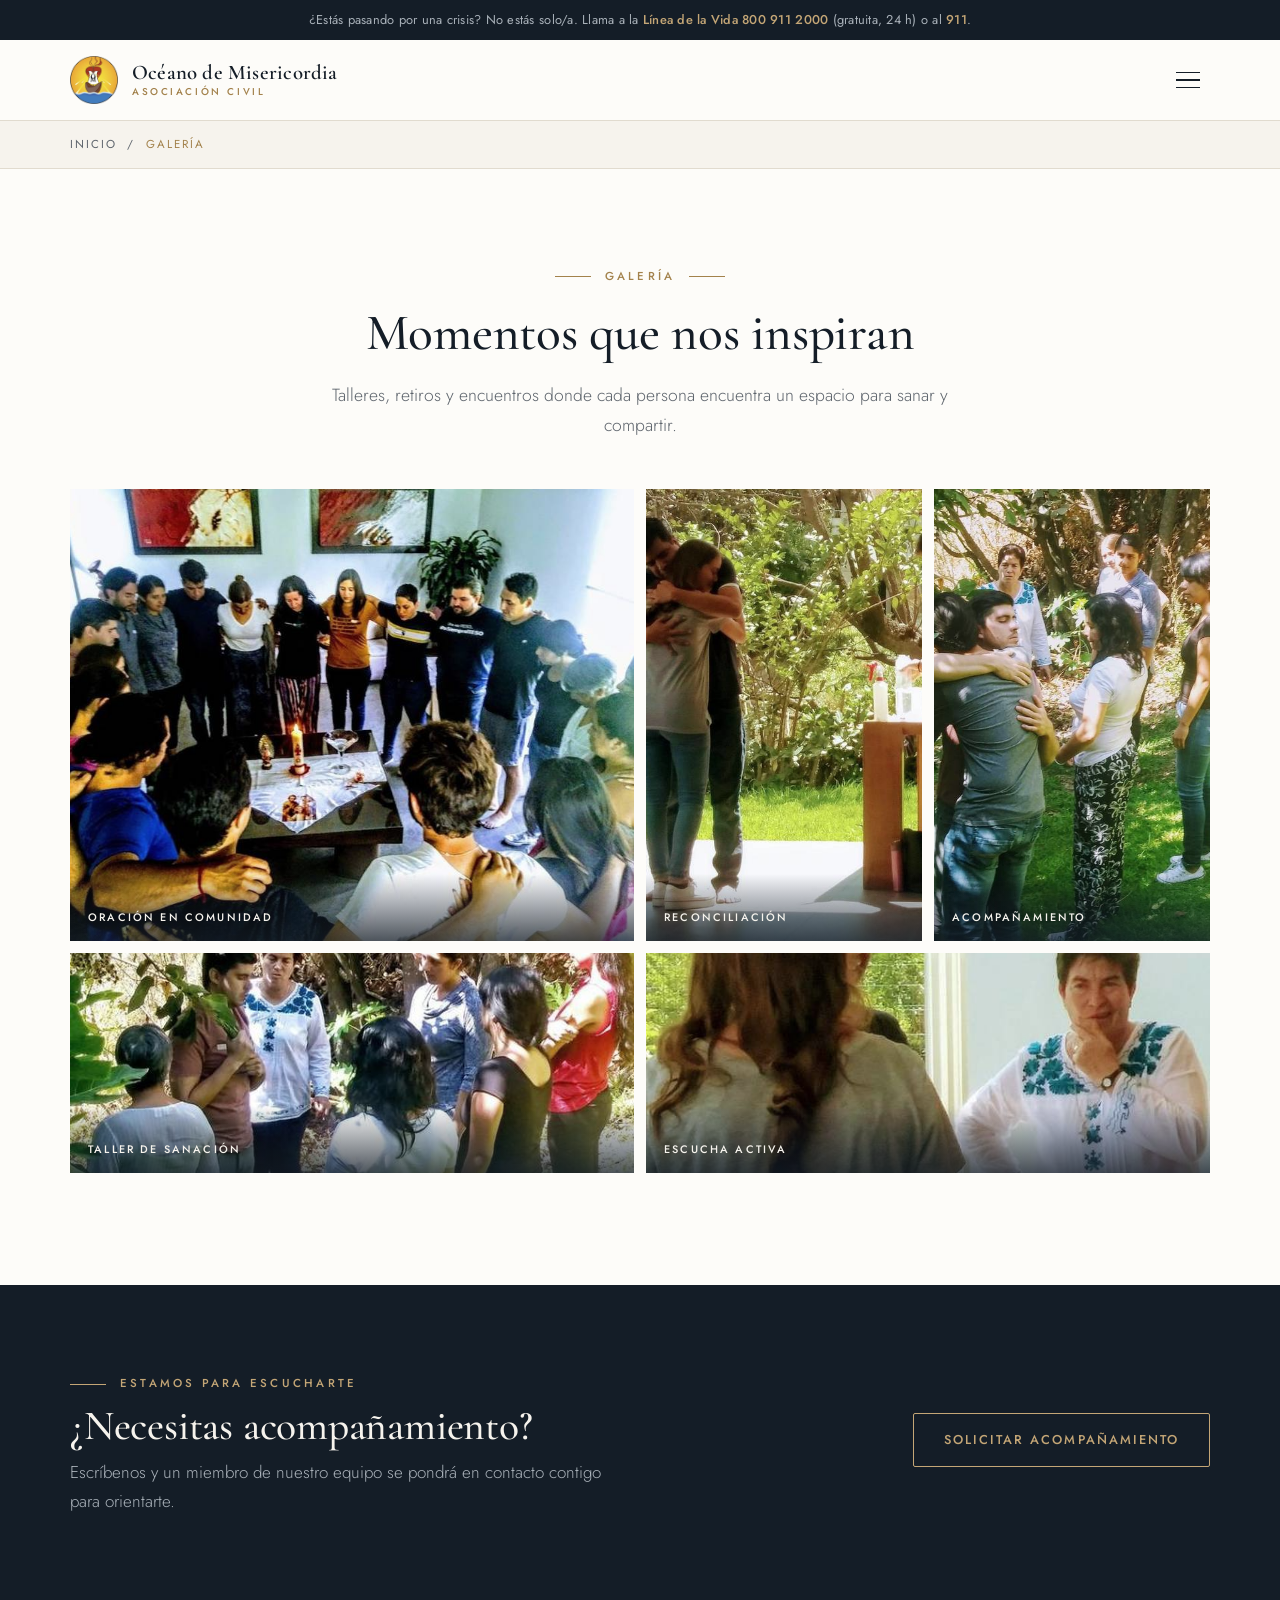
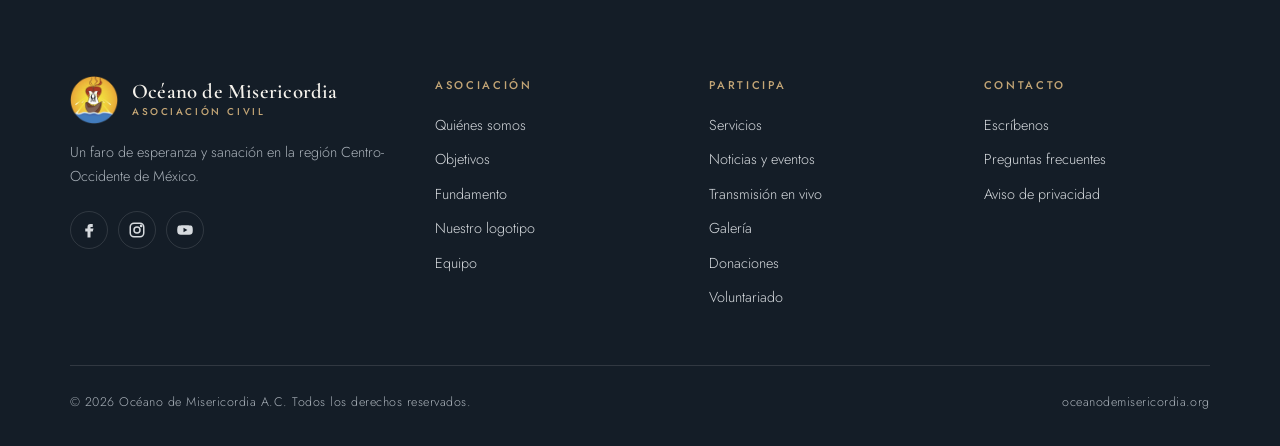
<file: galeria.html>
<!DOCTYPE html>
<html lang="es">
<head>
<meta charset="UTF-8">
<meta name="viewport" content="width=device-width, initial-scale=1">
<title>Galería | Océano de Misericordia</title>
<meta name="description" content="Fotos y videos de eventos, proyectos y actividades.">
<meta property="og:title" content="Galería | Océano de Misericordia">
<meta property="og:description" content="Fotos y videos de eventos, proyectos y actividades.">
<meta property="og:type" content="website">
<meta property="og:image" content="https://oceanodemisericordia.org/media/presentacion.jpg">
<meta name="theme-color" content="#141d27">
<link rel="icon" type="image/png" href="assets/favicon.png">
<link rel="preconnect" href="https://fonts.googleapis.com">
<link rel="preconnect" href="https://fonts.gstatic.com" crossorigin>
<link href="https://fonts.googleapis.com/css2?family=Cormorant+Garamond:ital,wght@0,400;0,500;0,600;1,400;1,500&family=Jost:wght@300;400;500&display=swap" rel="stylesheet">
<link rel="stylesheet" href="assets/styles.css">
</head>
<body>
<div class="crisis">¿Estás pasando por una crisis? No estás solo/a. Llama a la <a href="tel:8009112000">Línea de la Vida 800 911 2000</a> (gratuita, 24 h) o al <a href="tel:911">911</a>.</div>

<header>
  <nav class="wrap nav" aria-label="Principal">
    <a href="index.html" class="brand"><img src="assets/emblem.webp" alt="Logotipo de Océano de Misericordia"><span>Océano de Misericordia<small>Asociación Civil</small></span></a>
    <button class="burger" aria-label="Abrir menú" aria-expanded="false"><span></span><span></span><span></span></button>
    <ul class="menu">
      <li><a href="quienes-somos.html">Quiénes somos</a></li>
      <li><a href="servicios.html">Servicios</a></li>
      <li><a href="equipo.html">Equipo</a></li>
      <li><a href="noticias.html">Noticias</a></li>
      <li><a href="en-vivo.html"><i class="dot" style="margin-right:6px;width:8px;height:8px"></i>En vivo</a></li>
      <li><a href="galeria.html" aria-current="page">Galería</a></li>
      <li><a href="como-ayudar.html">Cómo ayudar</a></li>
      <li><a href="contacto.html" class="btn btn-sun">Solicitar acompañamiento</a></li>
    </ul>
  </nav>
</header>
<nav class="crumbs" aria-label="Ruta"><div class="wrap"><a href="index.html">Inicio</a><span aria-hidden="true">/</span><span aria-current="page">Galería</span></div></nav>

<main>
<section id="galeria">
  <div class="wrap">
    <div class="center reveal">
      <span class="eyebrow">Galería</span>
      <h2>Momentos que nos inspiran</h2>
      <p class="lead">Talleres, retiros y encuentros donde cada persona encuentra un espacio para sanar y compartir.</p>
    </div>
    <div class="gallery reveal">
      <figure class="g big"><img src="media/g-oracion-circulo.jpg" alt="Grupo reunido en oración alrededor de una vela" loading="lazy" style="object-position:50% 45%"><figcaption>Oración en comunidad</figcaption></figure>
      <figure class="g tall"><img src="media/g-abrazo.jpg" alt="Dos jóvenes se abrazan durante un taller" loading="lazy" style="object-position:30% 30%"><figcaption>Reconciliación</figcaption></figure>
      <figure class="g tall"><img src="media/g-acompanamiento.jpg" alt="Participantes acompañan un abrazo en el jardín" loading="lazy" style="object-position:40% 30%"><figcaption>Acompañamiento</figcaption></figure>
      <figure class="g wide"><img src="media/g-taller-jardin.jpg" alt="Grupo de taller en círculo en el jardín" loading="lazy" style="object-position:50% 35%"><figcaption>Taller de sanación</figcaption></figure>
      <figure class="g wide"><img src="media/g-escucha.jpg" alt="Terapeuta escucha a una participante" loading="lazy" style="object-position:70% 25%"><figcaption>Escucha activa</figcaption></figure>
    </div>
  </div>
</section>

<section class="cta-band">
  <div class="wrap">
    <div>
      <span class="eyebrow">Estamos para escucharte</span>
      <h2>¿Necesitas acompañamiento?</h2>
      <p>Escríbenos y un miembro de nuestro equipo se pondrá en contacto contigo para orientarte.</p>
    </div>
    <a href="contacto.html" class="btn">Solicitar acompañamiento</a>
  </div>
</section>
</main>

<footer>
  <div class="wrap">
    <div class="f-grid">
      <div>
        <a href="index.html" class="brand"><img src="assets/emblem.webp" alt=""><span>Océano de Misericordia<small>Asociación Civil</small></span></a>
        <p style="margin-top:16px;max-width:320px">Un faro de esperanza y sanación en la región Centro-Occidente de México.</p>
        <div class="social">
          <a href="#" aria-label="Facebook"><svg width="18" height="18" viewBox="0 0 24 24" fill="currentColor"><path d="M14 8h3V4h-3c-2.8 0-4 1.7-4 4v2H7v4h3v8h4v-8h3l1-4h-4V8.5c0-.3.2-.5.5-.5z"/></svg></a>
          <a href="#" aria-label="Instagram"><svg width="18" height="18" viewBox="0 0 24 24" fill="none" stroke="currentColor" stroke-width="2"><rect x="3" y="3" width="18" height="18" rx="5"/><circle cx="12" cy="12" r="4"/><circle cx="17.5" cy="6.5" r=".8" fill="currentColor"/></svg></a>
          <a href="#" aria-label="YouTube"><svg width="18" height="18" viewBox="0 0 24 24" fill="currentColor"><path d="M22 8.2a3 3 0 0 0-2.1-2.1C18 5.6 12 5.6 12 5.6s-6 0-7.9.5A3 3 0 0 0 2 8.2 31 31 0 0 0 1.6 12 31 31 0 0 0 2 15.8a3 3 0 0 0 2.1 2.1c1.9.5 7.9.5 7.9.5s6 0 7.9-.5a3 3 0 0 0 2.1-2.1c.4-1.2.4-3.8.4-3.8s0-2.6-.4-3.8zM10 15V9l5.2 3z"/></svg></a>
        </div>
      </div>
      <div><h4>Asociación</h4><ul><li><a href="quienes-somos.html">Quiénes somos</a></li><li><a href="quienes-somos.html#objetivos">Objetivos</a></li><li><a href="quienes-somos.html#fundamento">Fundamento</a></li><li><a href="quienes-somos.html#logotipo">Nuestro logotipo</a></li><li><a href="equipo.html">Equipo</a></li></ul></div>
      <div><h4>Participa</h4><ul><li><a href="servicios.html">Servicios</a></li><li><a href="noticias.html">Noticias y eventos</a></li><li><a href="en-vivo.html">Transmisión en vivo</a></li><li><a href="galeria.html">Galería</a></li><li><a href="como-ayudar.html">Donaciones</a></li><li><a href="como-ayudar.html">Voluntariado</a></li></ul></div>
      <div><h4>Contacto</h4><ul><li><a href="contacto.html">Escríbenos</a></li><li><a href="preguntas.html">Preguntas frecuentes</a></li><li><a href="#">Aviso de privacidad</a></li></ul></div>
    </div>
    <div class="f-bottom"><span>© <span id="yr">2026</span> Océano de Misericordia A.C. Todos los derechos reservados.</span><span>oceanodemisericordia.org</span></div>
  </div>
</footer>

<a href="#top" class="to-top" aria-label="Volver arriba" onclick="window.scrollTo({top:0,behavior:'smooth'});return false;"><svg width="20" height="20" viewBox="0 0 24 24" fill="none" stroke="currentColor" stroke-width="2.5" stroke-linecap="round" stroke-linejoin="round"><path d="m18 15-6-6-6 6"/></svg></a>
<script src="assets/main.js"></script>
</body>
</html>
</file>
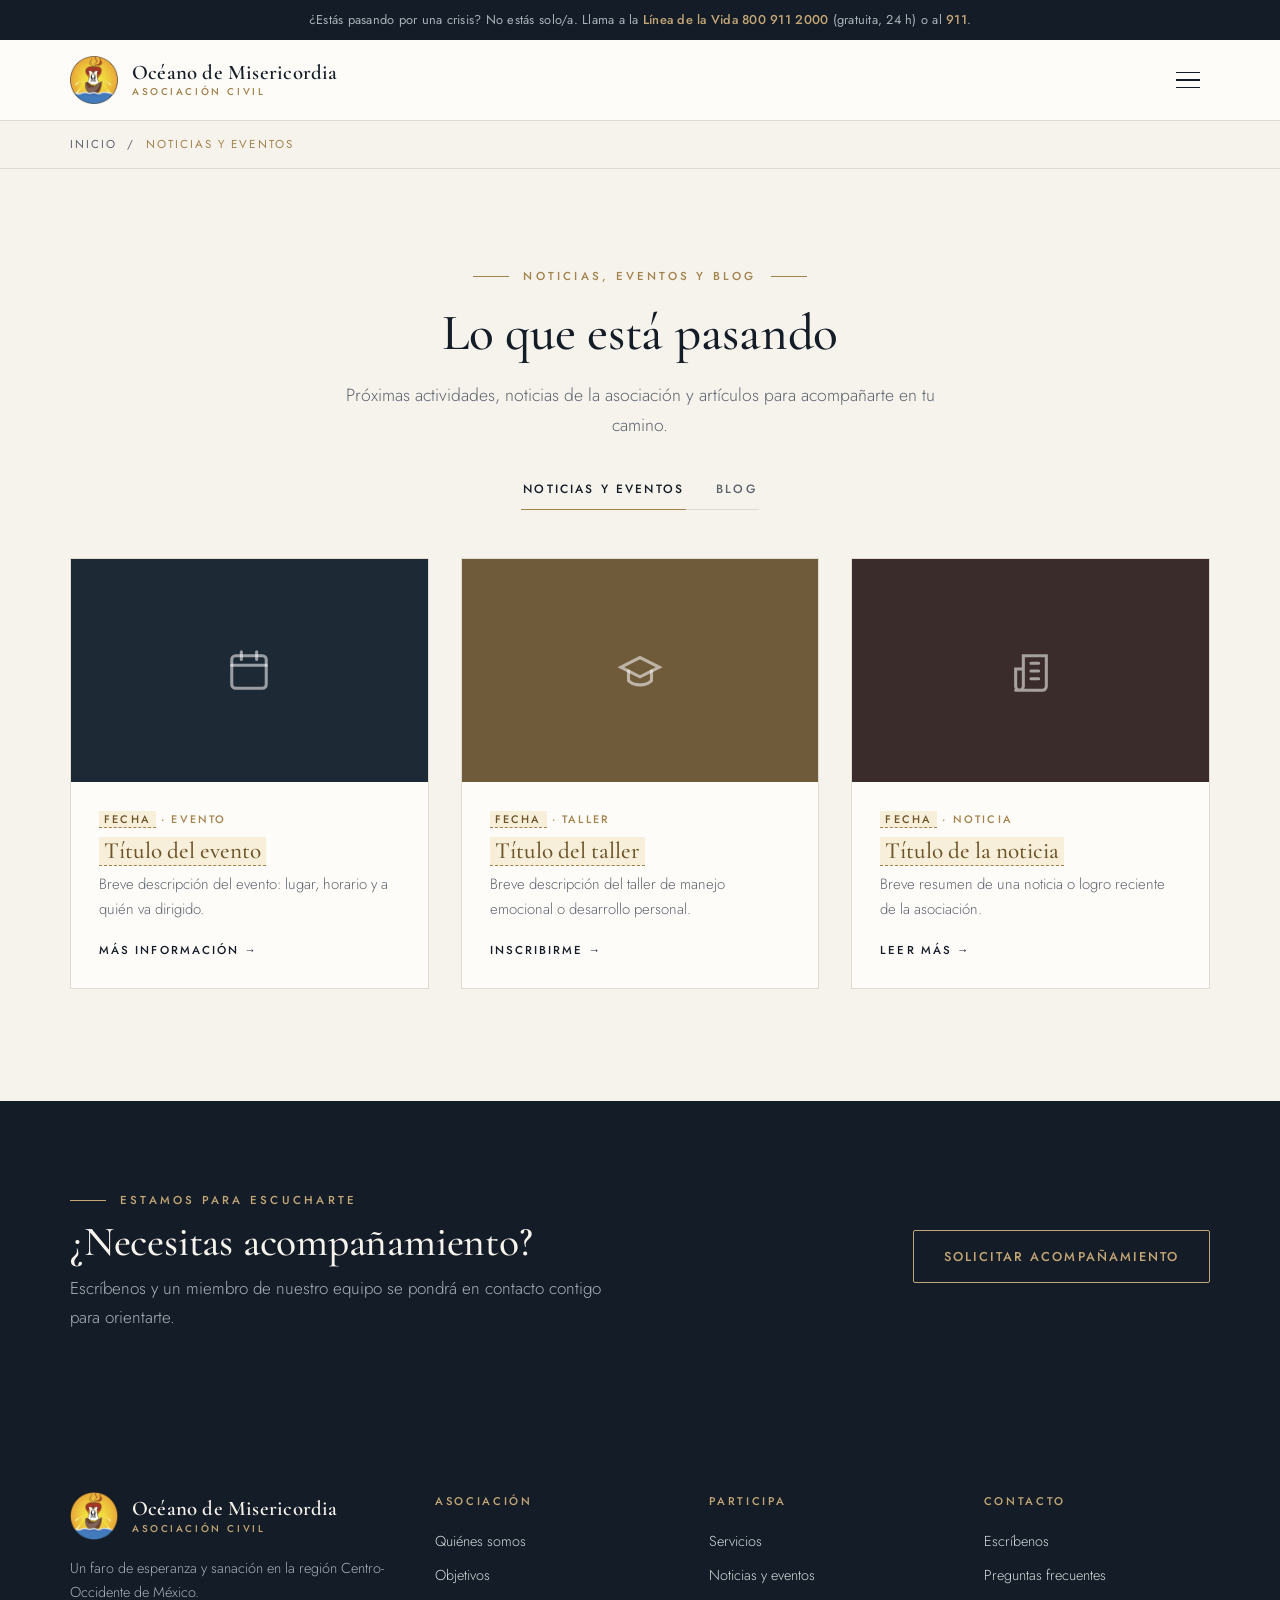
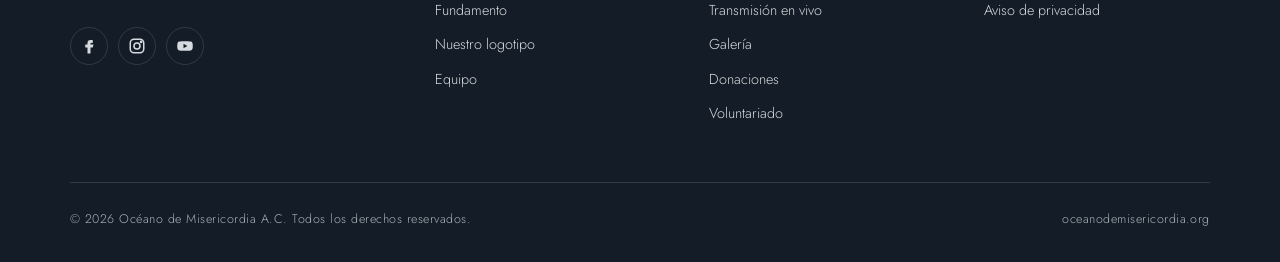
<file: noticias.html>
<!DOCTYPE html>
<html lang="es">
<head>
<meta charset="UTF-8">
<meta name="viewport" content="width=device-width, initial-scale=1">
<title>Noticias y eventos | Océano de Misericordia</title>
<meta name="description" content="Noticias, próximos eventos y artículos de Océano de Misericordia A.C.">
<meta property="og:title" content="Noticias y eventos | Océano de Misericordia">
<meta property="og:description" content="Noticias, próximos eventos y artículos de Océano de Misericordia A.C.">
<meta property="og:type" content="website">
<meta property="og:image" content="https://oceanodemisericordia.org/media/presentacion.jpg">
<meta name="theme-color" content="#141d27">
<link rel="icon" type="image/png" href="assets/favicon.png">
<link rel="preconnect" href="https://fonts.googleapis.com">
<link rel="preconnect" href="https://fonts.gstatic.com" crossorigin>
<link href="https://fonts.googleapis.com/css2?family=Cormorant+Garamond:ital,wght@0,400;0,500;0,600;1,400;1,500&family=Jost:wght@300;400;500&display=swap" rel="stylesheet">
<link rel="stylesheet" href="assets/styles.css">
</head>
<body>
<div class="crisis">¿Estás pasando por una crisis? No estás solo/a. Llama a la <a href="tel:8009112000">Línea de la Vida 800 911 2000</a> (gratuita, 24 h) o al <a href="tel:911">911</a>.</div>

<header>
  <nav class="wrap nav" aria-label="Principal">
    <a href="index.html" class="brand"><img src="assets/emblem.webp" alt="Logotipo de Océano de Misericordia"><span>Océano de Misericordia<small>Asociación Civil</small></span></a>
    <button class="burger" aria-label="Abrir menú" aria-expanded="false"><span></span><span></span><span></span></button>
    <ul class="menu">
      <li><a href="quienes-somos.html">Quiénes somos</a></li>
      <li><a href="servicios.html">Servicios</a></li>
      <li><a href="equipo.html">Equipo</a></li>
      <li><a href="noticias.html" aria-current="page">Noticias</a></li>
      <li><a href="en-vivo.html"><i class="dot" style="margin-right:6px;width:8px;height:8px"></i>En vivo</a></li>
      <li><a href="galeria.html">Galería</a></li>
      <li><a href="como-ayudar.html">Cómo ayudar</a></li>
      <li><a href="contacto.html" class="btn btn-sun">Solicitar acompañamiento</a></li>
    </ul>
  </nav>
</header>
<nav class="crumbs" aria-label="Ruta"><div class="wrap"><a href="index.html">Inicio</a><span aria-hidden="true">/</span><span aria-current="page">Noticias y eventos</span></div></nav>

<main>
<section class="news" id="noticias">
  <div class="wrap">
    <div class="center reveal">
      <span class="eyebrow">Noticias, eventos y blog</span>
      <h2>Lo que está pasando</h2>
      <p class="lead">Próximas actividades, noticias de la asociación y artículos para acompañarte en tu camino.</p>
      <div class="tabs" role="tablist">
        <button class="on" data-tab="eventos" role="tab">Noticias y eventos</button>
        <button data-tab="blog" role="tab">Blog</button>
      </div>
    </div>
    <div class="cards3 panel on" id="p-eventos">
      <article class="card reveal"><div class="thumb t1"><svg width="46" height="46" viewBox="0 0 24 24" fill="none" stroke="currentColor" stroke-width="1.6" stroke-linecap="round"><rect x="3" y="4" width="18" height="17" rx="2"/><path d="M3 9h18M8 2v4M16 2v4"/></svg></div><div class="body"><div class="meta"><span class="ph">Fecha</span> · Evento</div><h3><span class="ph">Título del evento</span></h3><p>Breve descripción del evento: lugar, horario y a quién va dirigido.</p><a href="contacto.html" class="more">Más información →</a></div></article>
      <article class="card reveal"><div class="thumb t2"><svg width="46" height="46" viewBox="0 0 24 24" fill="none" stroke="currentColor" stroke-width="1.6" stroke-linecap="round"><path d="M22 10 12 5 2 10l10 5 10-5z"/><path d="M6 12v5c3 3 9 3 12 0v-5"/></svg></div><div class="body"><div class="meta"><span class="ph">Fecha</span> · Taller</div><h3><span class="ph">Título del taller</span></h3><p>Breve descripción del taller de manejo emocional o desarrollo personal.</p><a href="contacto.html" class="more">Inscribirme →</a></div></article>
      <article class="card reveal"><div class="thumb t3"><svg width="46" height="46" viewBox="0 0 24 24" fill="none" stroke="currentColor" stroke-width="1.6" stroke-linecap="round"><path d="M4 22h14a2 2 0 0 0 2-2V4H8v16a2 2 0 0 1-4 0v-9h4M12 8h4M12 12h4M12 16h4"/></svg></div><div class="body"><div class="meta"><span class="ph">Fecha</span> · Noticia</div><h3><span class="ph">Título de la noticia</span></h3><p>Breve resumen de una noticia o logro reciente de la asociación.</p><a href="#" class="more">Leer más →</a></div></article>
    </div>
    <div class="cards3 panel" id="p-blog">
      <article class="card"><div class="thumb t1"><svg width="46" height="46" viewBox="0 0 24 24" fill="none" stroke="currentColor" stroke-width="1.6" stroke-linejoin="round"><path d="M12 21s-8-5.2-8-11a4.5 4.5 0 0 1 8-2.8A4.5 4.5 0 0 1 20 10c0 5.8-8 11-8 11z"/></svg></div><div class="body"><div class="meta">Salud emocional</div><h3><span class="ph">Título del artículo</span></h3><p>Resumen del artículo en dos o tres líneas.</p><a href="#" class="more">Leer artículo →</a></div></article>
      <article class="card"><div class="thumb t2"><svg width="46" height="46" viewBox="0 0 24 24" fill="none" stroke="currentColor" stroke-width="1.6" stroke-linecap="round"><circle cx="9" cy="7" r="3"/><circle cx="17" cy="9" r="2.5"/><path d="M3 20c0-3.3 2.7-6 6-6s6 2.7 6 6M15 20c0-2 1-3.8 2.5-4.5 2 .6 3.5 2.4 3.5 4.5"/></svg></div><div class="body"><div class="meta">Familia</div><h3><span class="ph">Título del artículo</span></h3><p>Resumen del artículo en dos o tres líneas.</p><a href="#" class="more">Leer artículo →</a></div></article>
      <article class="card"><div class="thumb t3"><svg width="46" height="46" viewBox="0 0 24 24" fill="none" stroke="currentColor" stroke-width="1.6" stroke-linecap="round"><path d="M12 2v20M5 8h14"/></svg></div><div class="body"><div class="meta">Fe y sentido de vida</div><h3><span class="ph">Título del artículo</span></h3><p>Resumen del artículo en dos o tres líneas.</p><a href="#" class="more">Leer artículo →</a></div></article>
    </div>
  </div>
</section>

<section class="cta-band">
  <div class="wrap">
    <div>
      <span class="eyebrow">Estamos para escucharte</span>
      <h2>¿Necesitas acompañamiento?</h2>
      <p>Escríbenos y un miembro de nuestro equipo se pondrá en contacto contigo para orientarte.</p>
    </div>
    <a href="contacto.html" class="btn">Solicitar acompañamiento</a>
  </div>
</section>
</main>

<footer>
  <div class="wrap">
    <div class="f-grid">
      <div>
        <a href="index.html" class="brand"><img src="assets/emblem.webp" alt=""><span>Océano de Misericordia<small>Asociación Civil</small></span></a>
        <p style="margin-top:16px;max-width:320px">Un faro de esperanza y sanación en la región Centro-Occidente de México.</p>
        <div class="social">
          <a href="#" aria-label="Facebook"><svg width="18" height="18" viewBox="0 0 24 24" fill="currentColor"><path d="M14 8h3V4h-3c-2.8 0-4 1.7-4 4v2H7v4h3v8h4v-8h3l1-4h-4V8.5c0-.3.2-.5.5-.5z"/></svg></a>
          <a href="#" aria-label="Instagram"><svg width="18" height="18" viewBox="0 0 24 24" fill="none" stroke="currentColor" stroke-width="2"><rect x="3" y="3" width="18" height="18" rx="5"/><circle cx="12" cy="12" r="4"/><circle cx="17.5" cy="6.5" r=".8" fill="currentColor"/></svg></a>
          <a href="#" aria-label="YouTube"><svg width="18" height="18" viewBox="0 0 24 24" fill="currentColor"><path d="M22 8.2a3 3 0 0 0-2.1-2.1C18 5.6 12 5.6 12 5.6s-6 0-7.9.5A3 3 0 0 0 2 8.2 31 31 0 0 0 1.6 12 31 31 0 0 0 2 15.8a3 3 0 0 0 2.1 2.1c1.9.5 7.9.5 7.9.5s6 0 7.9-.5a3 3 0 0 0 2.1-2.1c.4-1.2.4-3.8.4-3.8s0-2.6-.4-3.8zM10 15V9l5.2 3z"/></svg></a>
        </div>
      </div>
      <div><h4>Asociación</h4><ul><li><a href="quienes-somos.html">Quiénes somos</a></li><li><a href="quienes-somos.html#objetivos">Objetivos</a></li><li><a href="quienes-somos.html#fundamento">Fundamento</a></li><li><a href="quienes-somos.html#logotipo">Nuestro logotipo</a></li><li><a href="equipo.html">Equipo</a></li></ul></div>
      <div><h4>Participa</h4><ul><li><a href="servicios.html">Servicios</a></li><li><a href="noticias.html">Noticias y eventos</a></li><li><a href="en-vivo.html">Transmisión en vivo</a></li><li><a href="galeria.html">Galería</a></li><li><a href="como-ayudar.html">Donaciones</a></li><li><a href="como-ayudar.html">Voluntariado</a></li></ul></div>
      <div><h4>Contacto</h4><ul><li><a href="contacto.html">Escríbenos</a></li><li><a href="preguntas.html">Preguntas frecuentes</a></li><li><a href="#">Aviso de privacidad</a></li></ul></div>
    </div>
    <div class="f-bottom"><span>© <span id="yr">2026</span> Océano de Misericordia A.C. Todos los derechos reservados.</span><span>oceanodemisericordia.org</span></div>
  </div>
</footer>

<a href="#top" class="to-top" aria-label="Volver arriba" onclick="window.scrollTo({top:0,behavior:'smooth'});return false;"><svg width="20" height="20" viewBox="0 0 24 24" fill="none" stroke="currentColor" stroke-width="2.5" stroke-linecap="round" stroke-linejoin="round"><path d="m18 15-6-6-6 6"/></svg></a>
<script src="assets/main.js"></script>
</body>
</html>
</file>
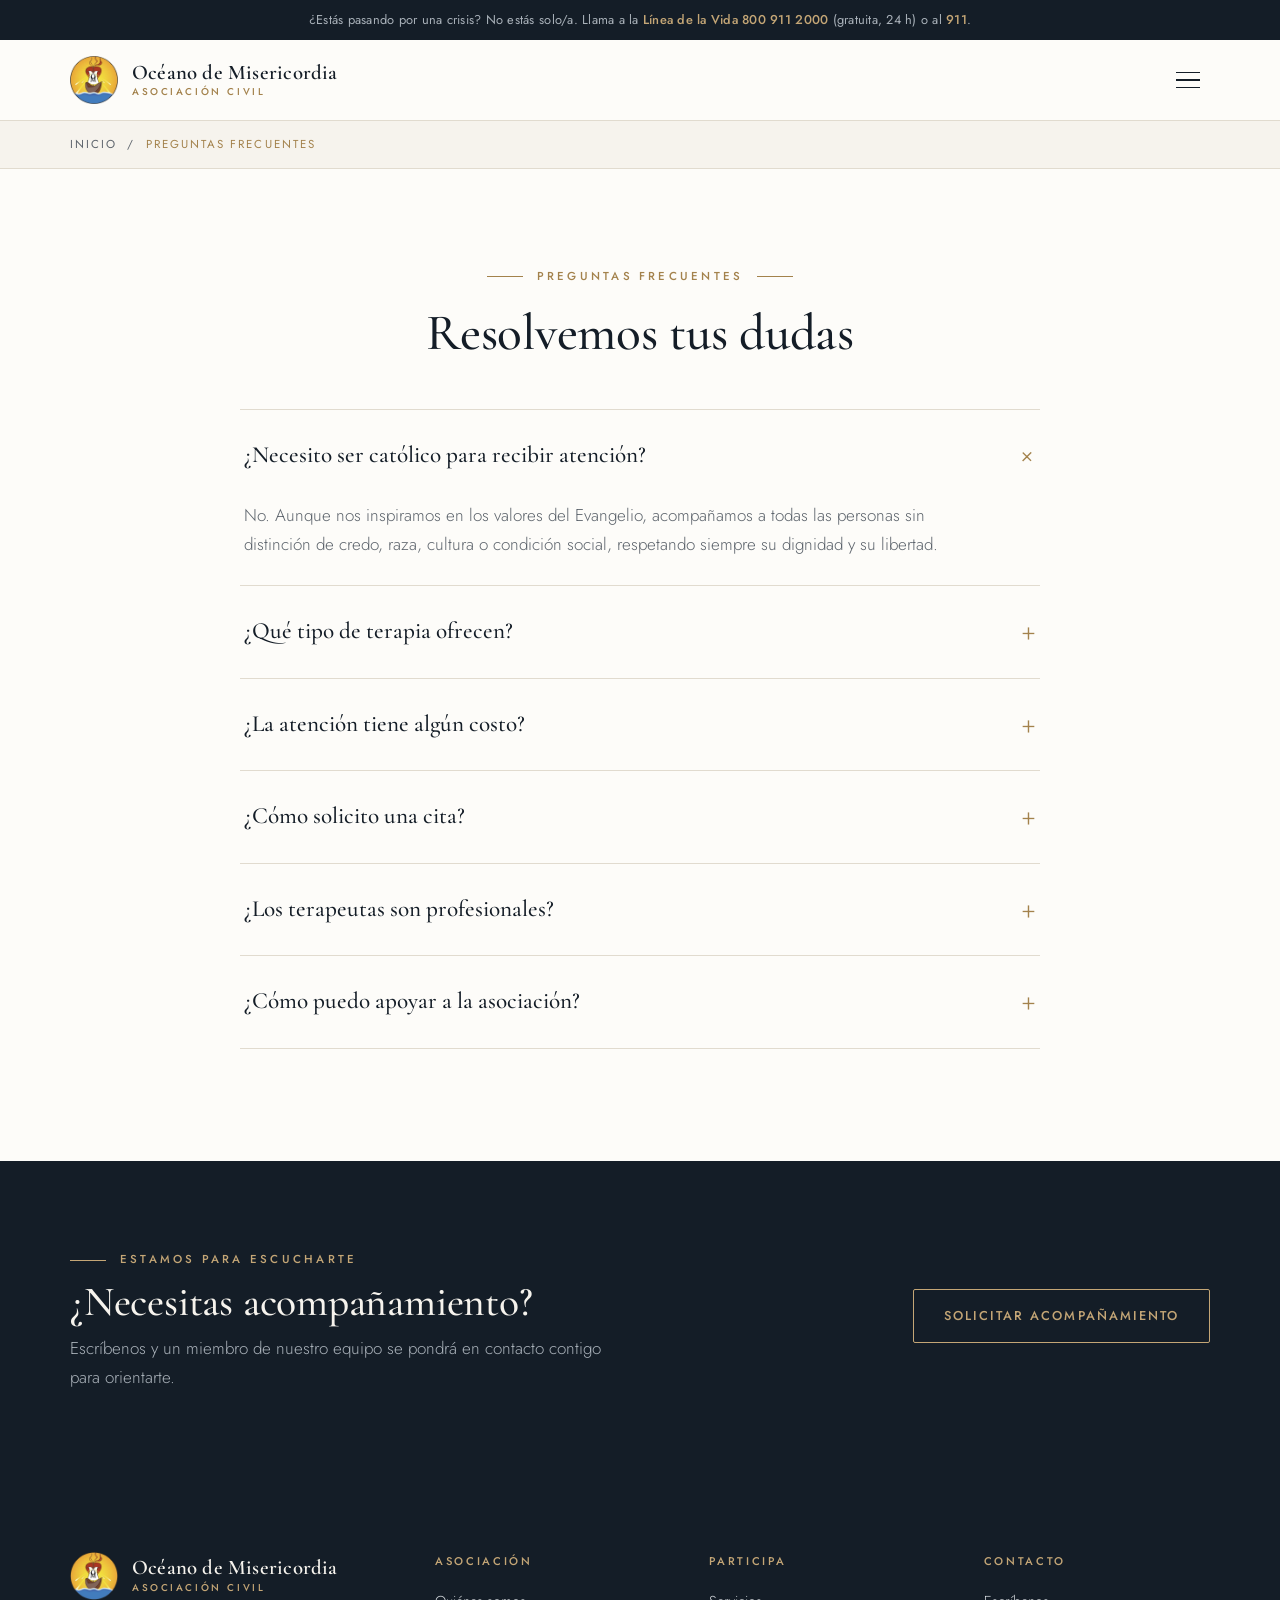
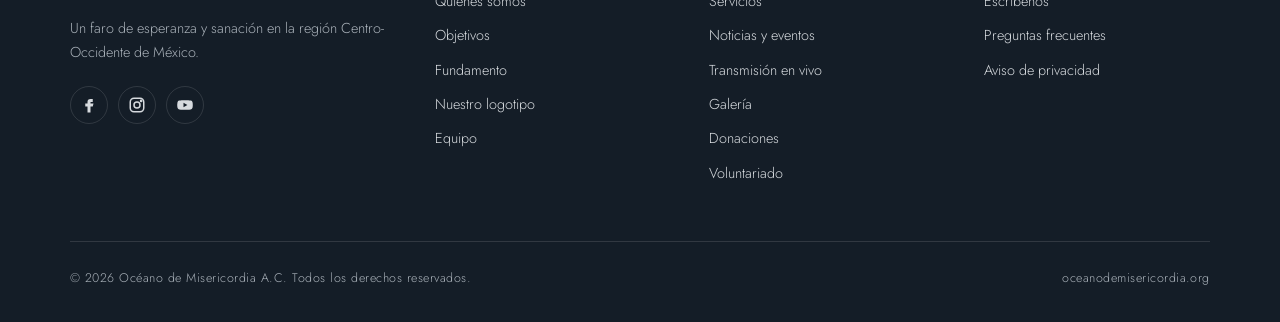
<file: preguntas.html>
<!DOCTYPE html>
<html lang="es">
<head>
<meta charset="UTF-8">
<meta name="viewport" content="width=device-width, initial-scale=1">
<title>Preguntas frecuentes | Océano de Misericordia</title>
<meta name="description" content="Respuestas a las preguntas más comunes sobre Océano de Misericordia A.C.">
<meta property="og:title" content="Preguntas frecuentes | Océano de Misericordia">
<meta property="og:description" content="Respuestas a las preguntas más comunes sobre Océano de Misericordia A.C.">
<meta property="og:type" content="website">
<meta property="og:image" content="https://oceanodemisericordia.org/media/presentacion.jpg">
<meta name="theme-color" content="#141d27">
<link rel="icon" type="image/png" href="assets/favicon.png">
<link rel="preconnect" href="https://fonts.googleapis.com">
<link rel="preconnect" href="https://fonts.gstatic.com" crossorigin>
<link href="https://fonts.googleapis.com/css2?family=Cormorant+Garamond:ital,wght@0,400;0,500;0,600;1,400;1,500&family=Jost:wght@300;400;500&display=swap" rel="stylesheet">
<link rel="stylesheet" href="assets/styles.css">
</head>
<body>
<div class="crisis">¿Estás pasando por una crisis? No estás solo/a. Llama a la <a href="tel:8009112000">Línea de la Vida 800 911 2000</a> (gratuita, 24 h) o al <a href="tel:911">911</a>.</div>

<header>
  <nav class="wrap nav" aria-label="Principal">
    <a href="index.html" class="brand"><img src="assets/emblem.webp" alt="Logotipo de Océano de Misericordia"><span>Océano de Misericordia<small>Asociación Civil</small></span></a>
    <button class="burger" aria-label="Abrir menú" aria-expanded="false"><span></span><span></span><span></span></button>
    <ul class="menu">
      <li><a href="quienes-somos.html">Quiénes somos</a></li>
      <li><a href="servicios.html">Servicios</a></li>
      <li><a href="equipo.html">Equipo</a></li>
      <li><a href="noticias.html">Noticias</a></li>
      <li><a href="en-vivo.html"><i class="dot" style="margin-right:6px;width:8px;height:8px"></i>En vivo</a></li>
      <li><a href="galeria.html">Galería</a></li>
      <li><a href="como-ayudar.html">Cómo ayudar</a></li>
      <li><a href="contacto.html" class="btn btn-sun">Solicitar acompañamiento</a></li>
    </ul>
  </nav>
</header>
<nav class="crumbs" aria-label="Ruta"><div class="wrap"><a href="index.html">Inicio</a><span aria-hidden="true">/</span><span aria-current="page">Preguntas frecuentes</span></div></nav>

<main>
<section id="faq">
  <div class="wrap">
    <div class="center reveal">
      <span class="eyebrow">Preguntas frecuentes</span>
      <h2>Resolvemos tus dudas</h2>
    </div>
    <div class="faq-wrap reveal">
      <details open><summary>¿Necesito ser católico para recibir atención?</summary><p>No. Aunque nos inspiramos en los valores del Evangelio, acompañamos a todas las personas sin distinción de credo, raza, cultura o condición social, respetando siempre su dignidad y su libertad.</p></details>
      <details><summary>¿Qué tipo de terapia ofrecen?</summary><p>Ofrecemos terapia individual, familiar y grupal, además de talleres de manejo emocional y desarrollo personal. Nuestro enfoque es integral: atiende la dimensión emocional, mental y espiritual de la persona.</p></details>
      <details><summary>¿La atención tiene algún costo?</summary><p>Buscamos que nuestros servicios sean accesibles para todos, especialmente para las personas en situación de vulnerabilidad. <span class="ph">Describir aquí el esquema de cuotas de recuperación o apoyos.</span></p></details>
      <details><summary>¿Cómo solicito una cita?</summary><p>Llena el formulario de contacto de esta página o comunícate por teléfono. Un miembro de nuestro equipo se pondrá en contacto contigo para orientarte.</p></details>
      <details><summary>¿Los terapeutas son profesionales?</summary><p>Sí. Brindamos servicios terapéuticos de alta calidad, guiados por principios éticos y profesionales. En la sección <a href="equipo.html">Equipo</a> puedes conocer a nuestros terapeutas y sus credenciales.</p></details>
      <details><summary>¿Cómo puedo apoyar a la asociación?</summary><p>Puedes hacer un donativo o sumarte como voluntario/a. Consulta la sección <a href="como-ayudar.html">Cómo ayudar</a>.</p></details>
    </div>
  </div>
</section>

<section class="cta-band">
  <div class="wrap">
    <div>
      <span class="eyebrow">Estamos para escucharte</span>
      <h2>¿Necesitas acompañamiento?</h2>
      <p>Escríbenos y un miembro de nuestro equipo se pondrá en contacto contigo para orientarte.</p>
    </div>
    <a href="contacto.html" class="btn">Solicitar acompañamiento</a>
  </div>
</section>
</main>

<footer>
  <div class="wrap">
    <div class="f-grid">
      <div>
        <a href="index.html" class="brand"><img src="assets/emblem.webp" alt=""><span>Océano de Misericordia<small>Asociación Civil</small></span></a>
        <p style="margin-top:16px;max-width:320px">Un faro de esperanza y sanación en la región Centro-Occidente de México.</p>
        <div class="social">
          <a href="#" aria-label="Facebook"><svg width="18" height="18" viewBox="0 0 24 24" fill="currentColor"><path d="M14 8h3V4h-3c-2.8 0-4 1.7-4 4v2H7v4h3v8h4v-8h3l1-4h-4V8.5c0-.3.2-.5.5-.5z"/></svg></a>
          <a href="#" aria-label="Instagram"><svg width="18" height="18" viewBox="0 0 24 24" fill="none" stroke="currentColor" stroke-width="2"><rect x="3" y="3" width="18" height="18" rx="5"/><circle cx="12" cy="12" r="4"/><circle cx="17.5" cy="6.5" r=".8" fill="currentColor"/></svg></a>
          <a href="#" aria-label="YouTube"><svg width="18" height="18" viewBox="0 0 24 24" fill="currentColor"><path d="M22 8.2a3 3 0 0 0-2.1-2.1C18 5.6 12 5.6 12 5.6s-6 0-7.9.5A3 3 0 0 0 2 8.2 31 31 0 0 0 1.6 12 31 31 0 0 0 2 15.8a3 3 0 0 0 2.1 2.1c1.9.5 7.9.5 7.9.5s6 0 7.9-.5a3 3 0 0 0 2.1-2.1c.4-1.2.4-3.8.4-3.8s0-2.6-.4-3.8zM10 15V9l5.2 3z"/></svg></a>
        </div>
      </div>
      <div><h4>Asociación</h4><ul><li><a href="quienes-somos.html">Quiénes somos</a></li><li><a href="quienes-somos.html#objetivos">Objetivos</a></li><li><a href="quienes-somos.html#fundamento">Fundamento</a></li><li><a href="quienes-somos.html#logotipo">Nuestro logotipo</a></li><li><a href="equipo.html">Equipo</a></li></ul></div>
      <div><h4>Participa</h4><ul><li><a href="servicios.html">Servicios</a></li><li><a href="noticias.html">Noticias y eventos</a></li><li><a href="en-vivo.html">Transmisión en vivo</a></li><li><a href="galeria.html">Galería</a></li><li><a href="como-ayudar.html">Donaciones</a></li><li><a href="como-ayudar.html">Voluntariado</a></li></ul></div>
      <div><h4>Contacto</h4><ul><li><a href="contacto.html">Escríbenos</a></li><li><a href="preguntas.html">Preguntas frecuentes</a></li><li><a href="#">Aviso de privacidad</a></li></ul></div>
    </div>
    <div class="f-bottom"><span>© <span id="yr">2026</span> Océano de Misericordia A.C. Todos los derechos reservados.</span><span>oceanodemisericordia.org</span></div>
  </div>
</footer>

<a href="#top" class="to-top" aria-label="Volver arriba" onclick="window.scrollTo({top:0,behavior:'smooth'});return false;"><svg width="20" height="20" viewBox="0 0 24 24" fill="none" stroke="currentColor" stroke-width="2.5" stroke-linecap="round" stroke-linejoin="round"><path d="m18 15-6-6-6 6"/></svg></a>
<script src="assets/main.js"></script>
</body>
</html>
</file>
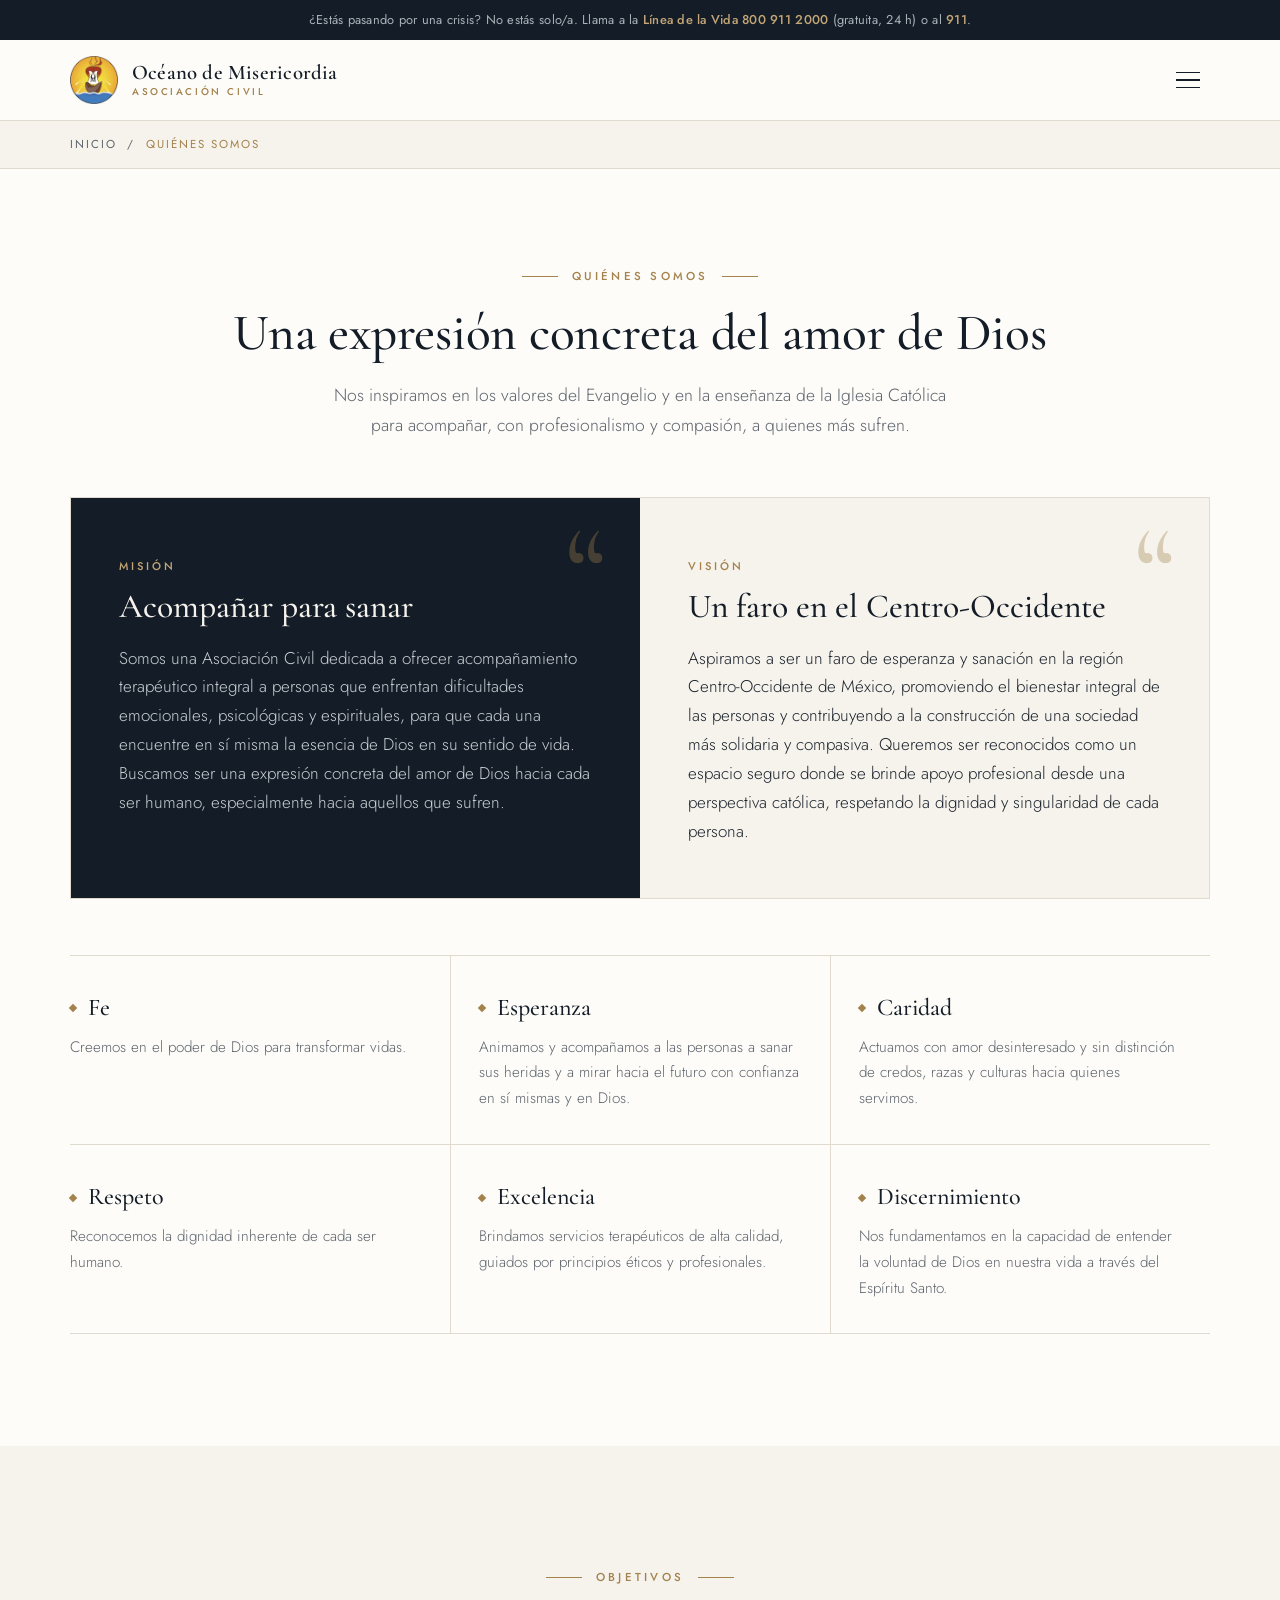
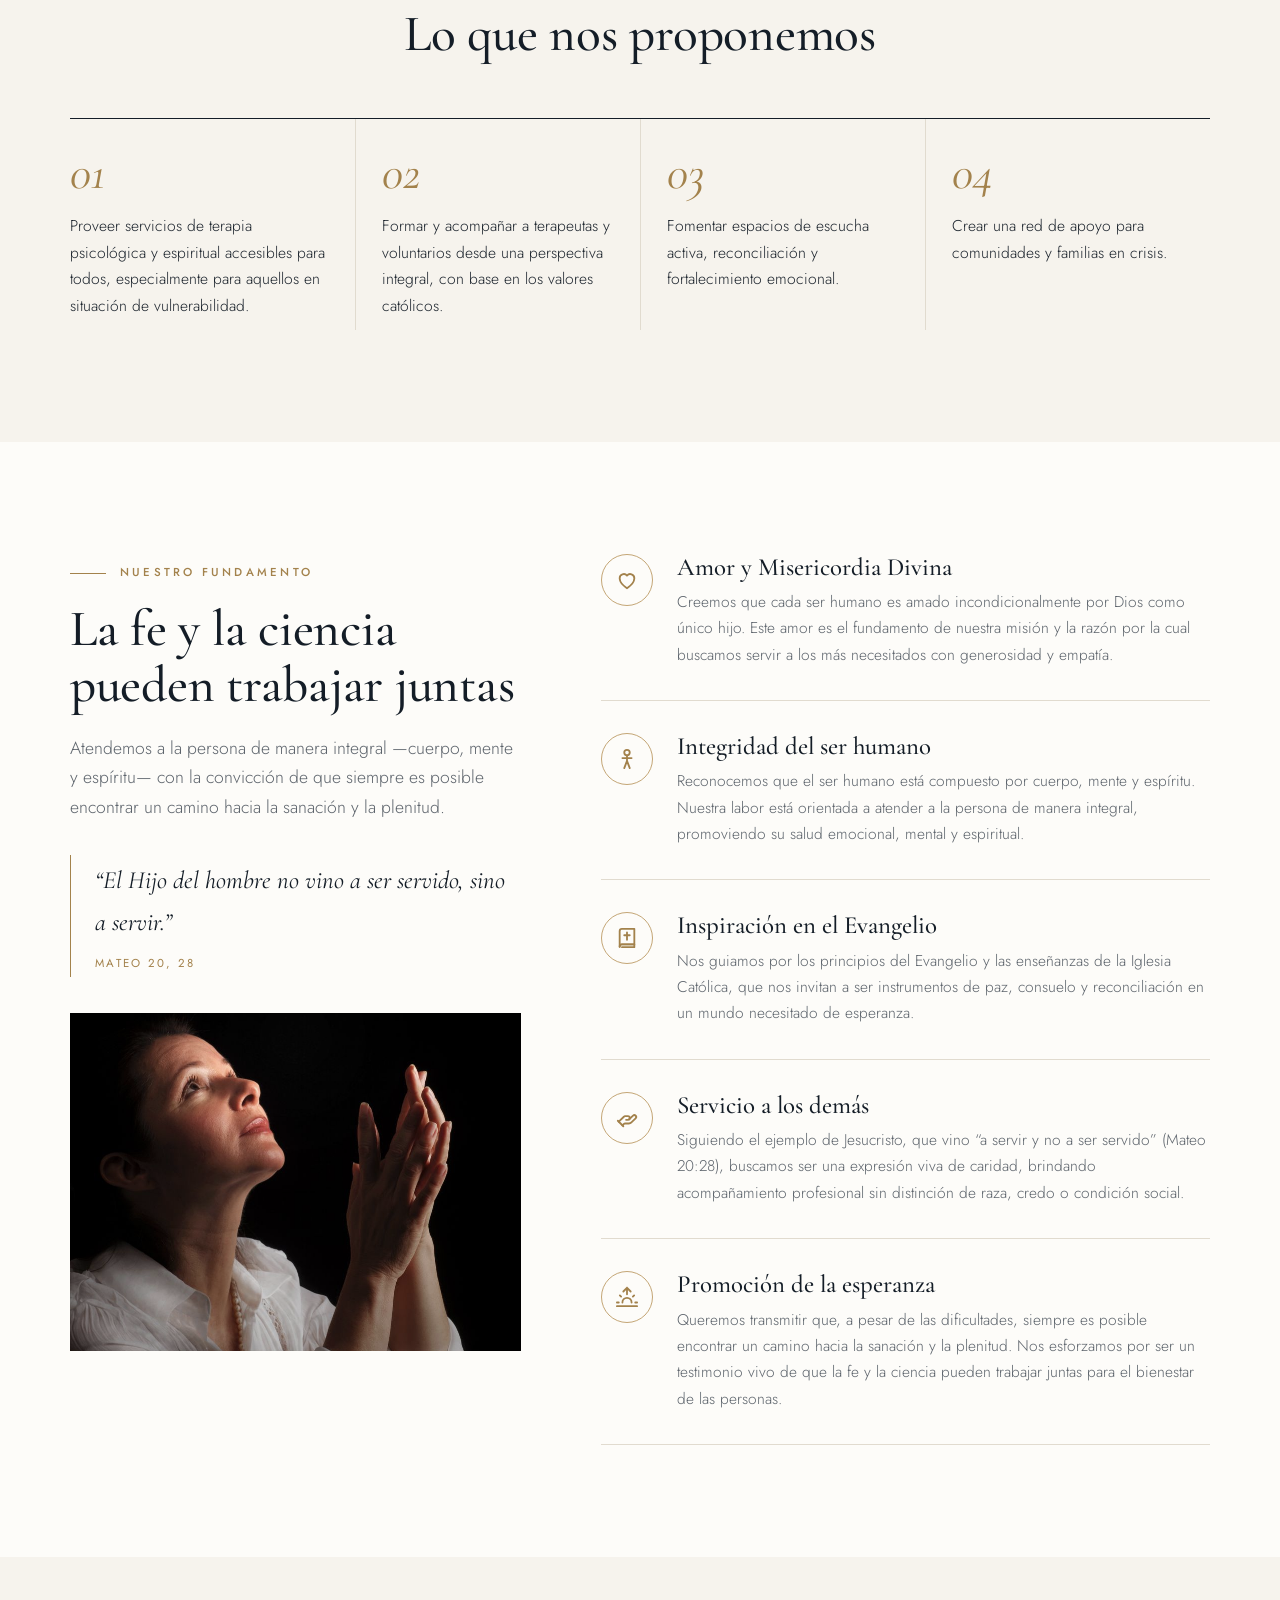
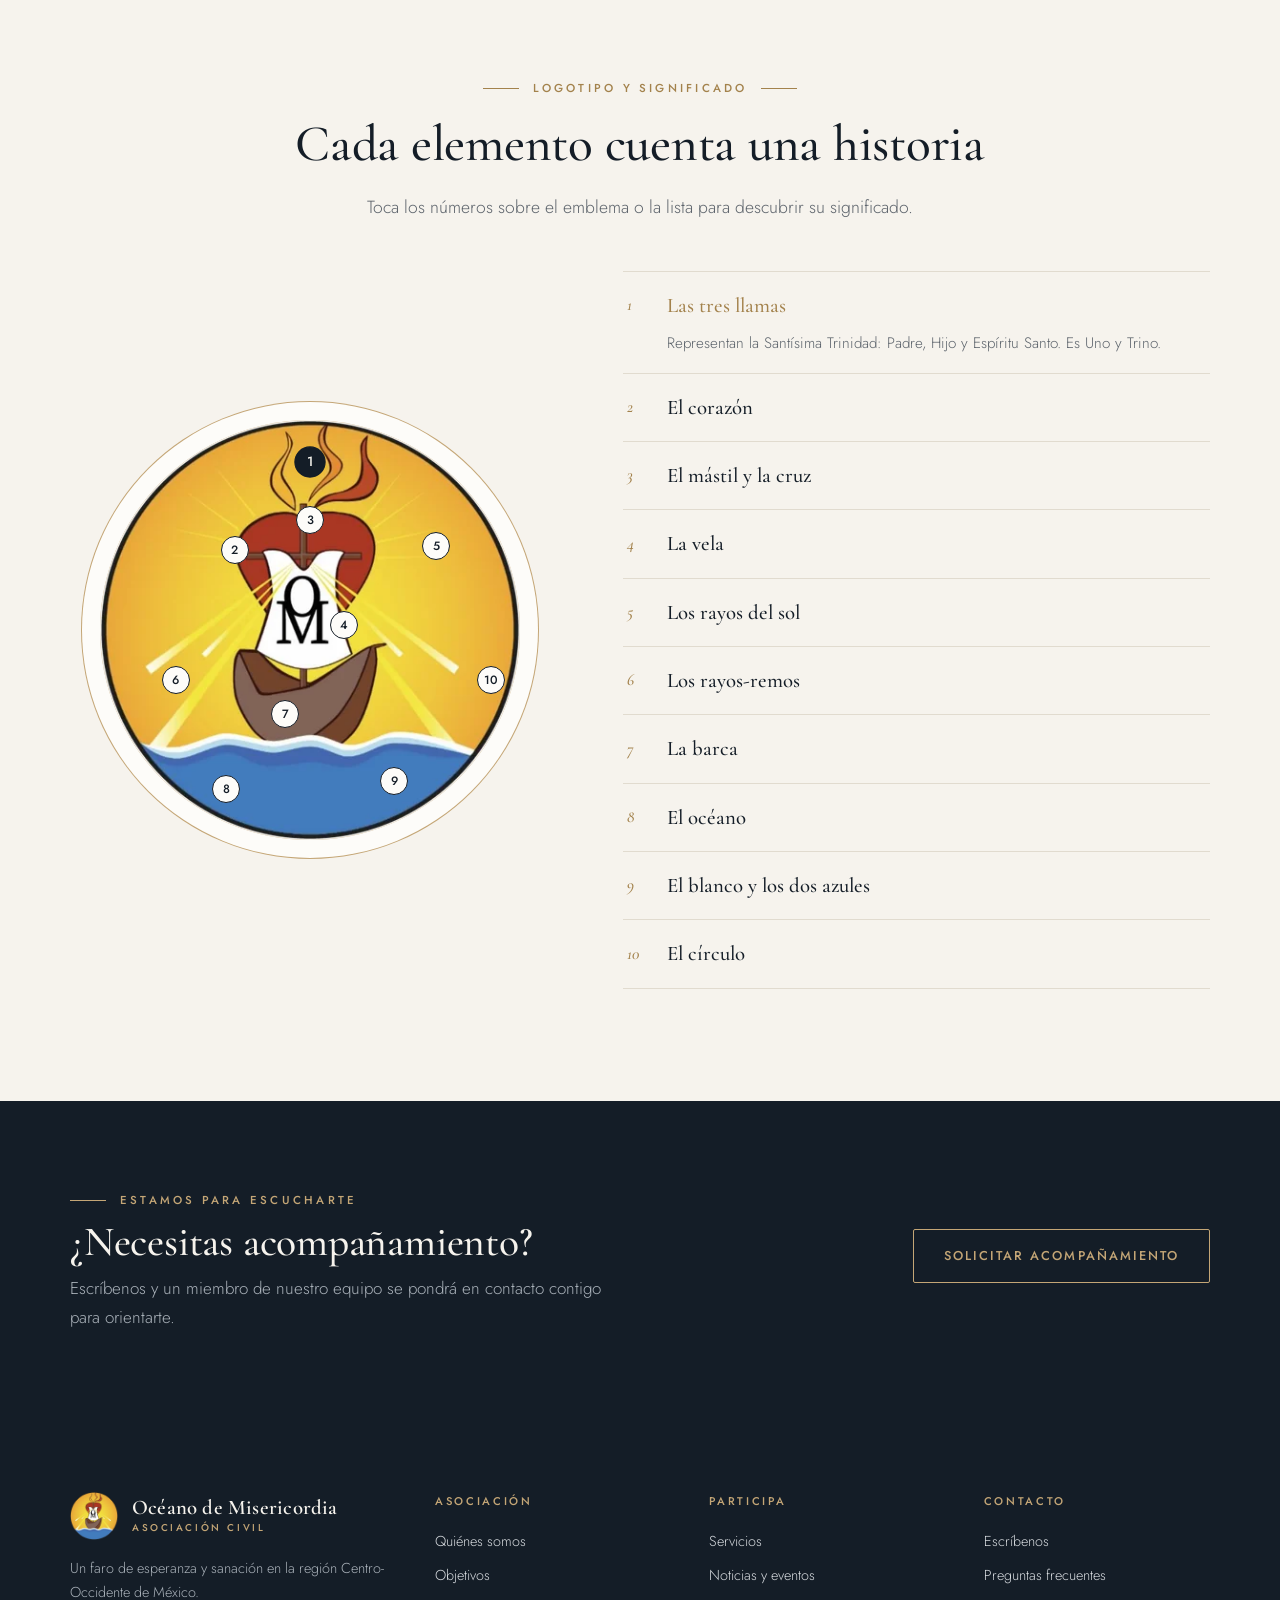
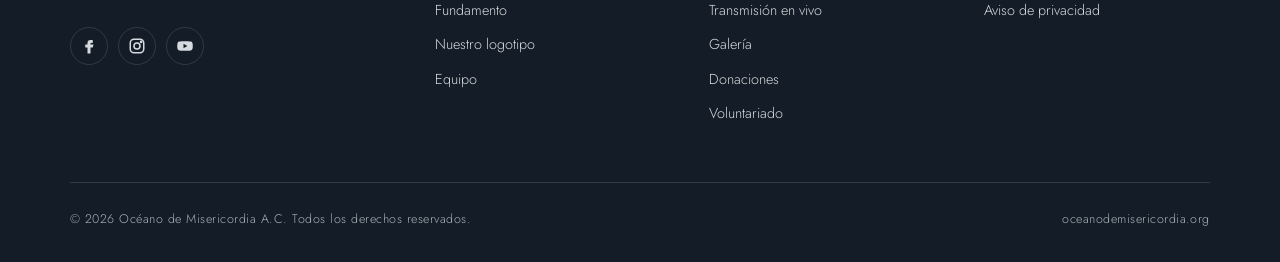
<file: quienes-somos.html>
<!DOCTYPE html>
<html lang="es">
<head>
<meta charset="UTF-8">
<meta name="viewport" content="width=device-width, initial-scale=1">
<title>Quiénes somos | Océano de Misericordia</title>
<meta name="description" content="Misión, visión, valores, objetivos y fundamento de Océano de Misericordia A.C.">
<meta property="og:title" content="Quiénes somos | Océano de Misericordia">
<meta property="og:description" content="Misión, visión, valores, objetivos y fundamento de Océano de Misericordia A.C.">
<meta property="og:type" content="website">
<meta property="og:image" content="https://oceanodemisericordia.org/media/presentacion.jpg">
<meta name="theme-color" content="#141d27">
<link rel="icon" type="image/png" href="assets/favicon.png">
<link rel="preconnect" href="https://fonts.googleapis.com">
<link rel="preconnect" href="https://fonts.gstatic.com" crossorigin>
<link href="https://fonts.googleapis.com/css2?family=Cormorant+Garamond:ital,wght@0,400;0,500;0,600;1,400;1,500&family=Jost:wght@300;400;500&display=swap" rel="stylesheet">
<link rel="stylesheet" href="assets/styles.css">
</head>
<body>
<div class="crisis">¿Estás pasando por una crisis? No estás solo/a. Llama a la <a href="tel:8009112000">Línea de la Vida 800 911 2000</a> (gratuita, 24 h) o al <a href="tel:911">911</a>.</div>

<header>
  <nav class="wrap nav" aria-label="Principal">
    <a href="index.html" class="brand"><img src="assets/emblem.webp" alt="Logotipo de Océano de Misericordia"><span>Océano de Misericordia<small>Asociación Civil</small></span></a>
    <button class="burger" aria-label="Abrir menú" aria-expanded="false"><span></span><span></span><span></span></button>
    <ul class="menu">
      <li><a href="quienes-somos.html" aria-current="page">Quiénes somos</a></li>
      <li><a href="servicios.html">Servicios</a></li>
      <li><a href="equipo.html">Equipo</a></li>
      <li><a href="noticias.html">Noticias</a></li>
      <li><a href="en-vivo.html"><i class="dot" style="margin-right:6px;width:8px;height:8px"></i>En vivo</a></li>
      <li><a href="galeria.html">Galería</a></li>
      <li><a href="como-ayudar.html">Cómo ayudar</a></li>
      <li><a href="contacto.html" class="btn btn-sun">Solicitar acompañamiento</a></li>
    </ul>
  </nav>
</header>
<nav class="crumbs" aria-label="Ruta"><div class="wrap"><a href="index.html">Inicio</a><span aria-hidden="true">/</span><span aria-current="page">Quiénes somos</span></div></nav>

<main>
<section id="quienes-somos">
  <div class="wrap">
    <div class="center reveal">
      <span class="eyebrow">Quiénes somos</span>
      <h2>Una expresión concreta del amor de Dios</h2>
      <p class="lead">Nos inspiramos en los valores del Evangelio y en la enseñanza de la Iglesia Católica para acompañar, con profesionalismo y compasión, a quienes más sufren.</p>
    </div>
    <div class="split">
      <article class="mv m reveal">
        <span class="bigq">“</span>
        <span class="tag">Misión</span>
        <h3>Acompañar para sanar</h3>
        <p>Somos una Asociación Civil dedicada a ofrecer acompañamiento terapéutico integral a personas que enfrentan dificultades emocionales, psicológicas y espirituales, para que cada una encuentre en sí misma la esencia de Dios en su sentido de vida. Buscamos ser una expresión concreta del amor de Dios hacia cada ser humano, especialmente hacia aquellos que sufren.</p>
      </article>
      <article class="mv v reveal">
        <span class="bigq">“</span>
        <span class="tag">Visión</span>
        <h3>Un faro en el Centro-Occidente</h3>
        <p>Aspiramos a ser un faro de esperanza y sanación en la región Centro-Occidente de México, promoviendo el bienestar integral de las personas y contribuyendo a la construcción de una sociedad más solidaria y compasiva. Queremos ser reconocidos como un espacio seguro donde se brinde apoyo profesional desde una perspectiva católica, respetando la dignidad y singularidad de cada persona.</p>
      </article>
    </div>
    <div class="values-full">
      <div class="vf reveal"><h4><i></i>Fe</h4><p>Creemos en el poder de Dios para transformar vidas.</p></div>
      <div class="vf reveal"><h4><i></i>Esperanza</h4><p>Animamos y acompañamos a las personas a sanar sus heridas y a mirar hacia el futuro con confianza en sí mismas y en Dios.</p></div>
      <div class="vf reveal"><h4><i></i>Caridad</h4><p>Actuamos con amor desinteresado y sin distinción de credos, razas y culturas hacia quienes servimos.</p></div>
      <div class="vf reveal"><h4><i></i>Respeto</h4><p>Reconocemos la dignidad inherente de cada ser humano.</p></div>
      <div class="vf reveal"><h4><i></i>Excelencia</h4><p>Brindamos servicios terapéuticos de alta calidad, guiados por principios éticos y profesionales.</p></div>
      <div class="vf reveal"><h4><i></i>Discernimiento</h4><p>Nos fundamentamos en la capacidad de entender la voluntad de Dios en nuestra vida a través del Espíritu Santo.</p></div>
    </div>
  </div>
</section>

<section class="objectives" id="objetivos">
  <div class="wrap">
    <div class="center reveal">
      <span class="eyebrow">Objetivos</span>
      <h2>Lo que nos proponemos</h2>
    </div>
    <div class="obj-grid">
      <div class="obj reveal"><div class="n">01</div><p>Proveer servicios de terapia psicológica y espiritual accesibles para todos, especialmente para aquellos en situación de vulnerabilidad.</p></div>
      <div class="obj reveal"><div class="n">02</div><p>Formar y acompañar a terapeutas y voluntarios desde una perspectiva integral, con base en los valores católicos.</p></div>
      <div class="obj reveal"><div class="n">03</div><p>Fomentar espacios de escucha activa, reconciliación y fortalecimiento emocional.</p></div>
      <div class="obj reveal"><div class="n">04</div><p>Crear una red de apoyo para comunidades y familias en crisis.</p></div>
    </div>
  </div>
</section>

<section id="fundamento">
  <div class="wrap found">
    <div class="found-intro reveal">
      <span class="eyebrow">Nuestro fundamento</span>
      <h2>La fe y la ciencia pueden trabajar juntas</h2>
      <p class="lead">Atendemos a la persona de manera integral —cuerpo, mente y espíritu— con la convicción de que siempre es posible encontrar un camino hacia la sanación y la plenitud.</p>
      <blockquote class="verse">“El Hijo del hombre no vino a ser servido, sino a servir.”<cite>Mateo 20, 28</cite></blockquote>
      <figure class="found-img"><img src="media/oracion.jpg" alt="Mujer en oración con la mirada hacia la luz" loading="lazy"></figure>
    </div>
    <div class="f-list">
      <div class="f-item reveal"><div class="ic"><svg width="28" height="28" viewBox="0 0 24 24" fill="none" stroke="currentColor" stroke-width="2" stroke-linejoin="round"><path d="M12 21s-8-5.2-8-11a4.5 4.5 0 0 1 8-2.8A4.5 4.5 0 0 1 20 10c0 5.8-8 11-8 11z"/></svg></div><div><h3>Amor y Misericordia Divina</h3><p>Creemos que cada ser humano es amado incondicionalmente por Dios como único hijo. Este amor es el fundamento de nuestra misión y la razón por la cual buscamos servir a los más necesitados con generosidad y empatía.</p></div></div>
      <div class="f-item reveal"><div class="ic"><svg width="28" height="28" viewBox="0 0 24 24" fill="none" stroke="currentColor" stroke-width="2" stroke-linecap="round"><circle cx="12" cy="5" r="3"/><path d="M12 8v6M7 11h10M9 22l3-8 3 8"/></svg></div><div><h3>Integridad del ser humano</h3><p>Reconocemos que el ser humano está compuesto por cuerpo, mente y espíritu. Nuestra labor está orientada a atender a la persona de manera integral, promoviendo su salud emocional, mental y espiritual.</p></div></div>
      <div class="f-item reveal"><div class="ic"><svg width="28" height="28" viewBox="0 0 24 24" fill="none" stroke="currentColor" stroke-width="2" stroke-linejoin="round"><path d="M4 4.5A2.5 2.5 0 0 1 6.5 2H20v17H6.5A2.5 2.5 0 0 0 4 21.5z"/><path d="M4 21.5A2.5 2.5 0 0 1 6.5 19H20v3H6.5M12 6v8M9 9h6" stroke-linecap="round"/></svg></div><div><h3>Inspiración en el Evangelio</h3><p>Nos guiamos por los principios del Evangelio y las enseñanzas de la Iglesia Católica, que nos invitan a ser instrumentos de paz, consuelo y reconciliación en un mundo necesitado de esperanza.</p></div></div>
      <div class="f-item reveal"><div class="ic"><svg width="28" height="28" viewBox="0 0 24 24" fill="none" stroke="currentColor" stroke-width="2" stroke-linecap="round" stroke-linejoin="round"><path d="M11 14h2a2 2 0 0 0 0-4h-3c-.6 0-1.1.2-1.4.6L3 16"/><path d="m7 20 1.6-1.4c.3-.4.8-.6 1.4-.6h4c1.1 0 2.1-.4 2.8-1.2l4.6-4.4a2 2 0 0 0-2.8-2.9l-4.2 3.9"/><path d="m2 15 6 6"/></svg></div><div><h3>Servicio a los demás</h3><p>Siguiendo el ejemplo de Jesucristo, que vino “a servir y no a ser servido” (Mateo 20:28), buscamos ser una expresión viva de caridad, brindando acompañamiento profesional sin distinción de raza, credo o condición social.</p></div></div>
      <div class="f-item reveal"><div class="ic"><svg width="28" height="28" viewBox="0 0 24 24" fill="none" stroke="currentColor" stroke-width="2" stroke-linecap="round"><path d="M17 18a5 5 0 0 0-10 0M12 2v7M4.2 10.2l1.4 1.4M1 18h2M21 18h2M18.4 11.6l1.4-1.4M23 22H1M8 6l4-4 4 4"/></svg></div><div><h3>Promoción de la esperanza</h3><p>Queremos transmitir que, a pesar de las dificultades, siempre es posible encontrar un camino hacia la sanación y la plenitud. Nos esforzamos por ser un testimonio vivo de que la fe y la ciencia pueden trabajar juntas para el bienestar de las personas.</p></div></div>
    </div>
  </div>
</section>

<section class="logo-sec" id="logotipo">
  <div class="wrap">
    <div class="center reveal">
      <span class="eyebrow">Logotipo y significado</span>
      <h2>Cada elemento cuenta una historia</h2>
      <p class="lead">Toca los números sobre el emblema o la lista para descubrir su significado.</p>
    </div>
    <div class="logo-grid">
      <div class="logo-stage reveal">
        <img src="assets/emblem.webp" alt="Emblema de Océano de Misericordia">
        <button class="hotspot" data-i="0" style="left:50%;top:10%">1</button>
        <button class="hotspot" data-i="1" style="left:32%;top:31%">2</button>
        <button class="hotspot" data-i="2" style="left:50%;top:24%">3</button>
        <button class="hotspot" data-i="3" style="left:58%;top:49%">4</button>
        <button class="hotspot" data-i="4" style="left:80%;top:30%">5</button>
        <button class="hotspot" data-i="5" style="left:18%;top:62%">6</button>
        <button class="hotspot" data-i="6" style="left:44%;top:70%">7</button>
        <button class="hotspot" data-i="7" style="left:30%;top:88%">8</button>
        <button class="hotspot" data-i="8" style="left:70%;top:86%">9</button>
        <button class="hotspot" data-i="9" style="left:93%;top:62%">10</button>
      </div>
      <div class="sym-list reveal">
        <div class="sym on"><header><b>1</b>Las tres llamas</header><p>Representan la Santísima Trinidad: Padre, Hijo y Espíritu Santo. Es Uno y Trino.</p></div>
        <div class="sym"><header><b>2</b>El corazón</header><p>Representa la unidad donde se funde el Amor de Misericordia. Es a la vez el sol, fuente de vida, vencedor de toda oscuridad y propulsor del despertar de la conciencia.</p></div>
        <div class="sym"><header><b>3</b>El mástil y la cruz</header><p>El mástil, respaldado por el corazón luminoso, es la cruz: símbolo de dolor que se purifica en el fuego del amor de Dios y da paso a la resurrección.</p></div>
        <div class="sym"><header><b>4</b>La vela</header><p>Significa el manto sagrado que representa la liberación definitiva y prueba fehaciente del espíritu resucitado. Es también la bandera y estandarte que simboliza el carisma y la motivación de la fundación: Océano de Misericordia.</p></div>
        <div class="sym"><header><b>5</b>Los rayos del sol</header><p>Detrás del corazón se vislumbran rayos que le dan su intenso color amarillo: es el sol que nace de lo alto para iluminar a los que viven en tinieblas y en sombra de muerte, y guiar nuestros pasos por el camino de la paz.</p></div>
        <div class="sym"><header><b>6</b>Los rayos-remos</header><p>Los rayos de luz que emergen del corazón son a la vez los remos: el impulso del corazón humano para remar mar adentro y encontrar en ti mismo tu propio tesoro, en la profundidad del corazón de Cristo.</p></div>
        <div class="sym"><header><b>7</b>La barca</header><p>Es la persona que se hace responsable de remar hacia donde quiera hacerlo y de tomar el camino que su corazón le dicte, sostenida y guiada por la brújula de Cristo.</p></div>
        <div class="sym"><header><b>8</b>El océano</header><p>El océano es Dios, profundo e inefable, fuente de vida que te sostiene y te deja en libertad para explorar tu propio camino, siempre abrazado por el amor de la Santísima Trinidad.</p></div>
        <div class="sym"><header><b>9</b>El blanco y los dos azules</header><p>La espuma blanca del mar y las dos tonalidades de azul simbolizan la presencia de la Santísima Virgen María, nuestra madre, que siempre vela por nosotros y cuyo manto —el océano— nos cubre y protege ante todo mal.</p></div>
        <div class="sym"><header><b>10</b>El círculo</header><p>El círculo que lo contiene todo es el símbolo de Dios Padre: la perfección, que no tiene principio ni final.</p></div>
      </div>
    </div>
  </div>
</section>

<section class="cta-band">
  <div class="wrap">
    <div>
      <span class="eyebrow">Estamos para escucharte</span>
      <h2>¿Necesitas acompañamiento?</h2>
      <p>Escríbenos y un miembro de nuestro equipo se pondrá en contacto contigo para orientarte.</p>
    </div>
    <a href="contacto.html" class="btn">Solicitar acompañamiento</a>
  </div>
</section>
</main>

<footer>
  <div class="wrap">
    <div class="f-grid">
      <div>
        <a href="index.html" class="brand"><img src="assets/emblem.webp" alt=""><span>Océano de Misericordia<small>Asociación Civil</small></span></a>
        <p style="margin-top:16px;max-width:320px">Un faro de esperanza y sanación en la región Centro-Occidente de México.</p>
        <div class="social">
          <a href="#" aria-label="Facebook"><svg width="18" height="18" viewBox="0 0 24 24" fill="currentColor"><path d="M14 8h3V4h-3c-2.8 0-4 1.7-4 4v2H7v4h3v8h4v-8h3l1-4h-4V8.5c0-.3.2-.5.5-.5z"/></svg></a>
          <a href="#" aria-label="Instagram"><svg width="18" height="18" viewBox="0 0 24 24" fill="none" stroke="currentColor" stroke-width="2"><rect x="3" y="3" width="18" height="18" rx="5"/><circle cx="12" cy="12" r="4"/><circle cx="17.5" cy="6.5" r=".8" fill="currentColor"/></svg></a>
          <a href="#" aria-label="YouTube"><svg width="18" height="18" viewBox="0 0 24 24" fill="currentColor"><path d="M22 8.2a3 3 0 0 0-2.1-2.1C18 5.6 12 5.6 12 5.6s-6 0-7.9.5A3 3 0 0 0 2 8.2 31 31 0 0 0 1.6 12 31 31 0 0 0 2 15.8a3 3 0 0 0 2.1 2.1c1.9.5 7.9.5 7.9.5s6 0 7.9-.5a3 3 0 0 0 2.1-2.1c.4-1.2.4-3.8.4-3.8s0-2.6-.4-3.8zM10 15V9l5.2 3z"/></svg></a>
        </div>
      </div>
      <div><h4>Asociación</h4><ul><li><a href="quienes-somos.html">Quiénes somos</a></li><li><a href="quienes-somos.html#objetivos">Objetivos</a></li><li><a href="quienes-somos.html#fundamento">Fundamento</a></li><li><a href="quienes-somos.html#logotipo">Nuestro logotipo</a></li><li><a href="equipo.html">Equipo</a></li></ul></div>
      <div><h4>Participa</h4><ul><li><a href="servicios.html">Servicios</a></li><li><a href="noticias.html">Noticias y eventos</a></li><li><a href="en-vivo.html">Transmisión en vivo</a></li><li><a href="galeria.html">Galería</a></li><li><a href="como-ayudar.html">Donaciones</a></li><li><a href="como-ayudar.html">Voluntariado</a></li></ul></div>
      <div><h4>Contacto</h4><ul><li><a href="contacto.html">Escríbenos</a></li><li><a href="preguntas.html">Preguntas frecuentes</a></li><li><a href="#">Aviso de privacidad</a></li></ul></div>
    </div>
    <div class="f-bottom"><span>© <span id="yr">2026</span> Océano de Misericordia A.C. Todos los derechos reservados.</span><span>oceanodemisericordia.org</span></div>
  </div>
</footer>

<a href="#top" class="to-top" aria-label="Volver arriba" onclick="window.scrollTo({top:0,behavior:'smooth'});return false;"><svg width="20" height="20" viewBox="0 0 24 24" fill="none" stroke="currentColor" stroke-width="2.5" stroke-linecap="round" stroke-linejoin="round"><path d="m18 15-6-6-6 6"/></svg></a>
<script src="assets/main.js"></script>
</body>
</html>
</file>
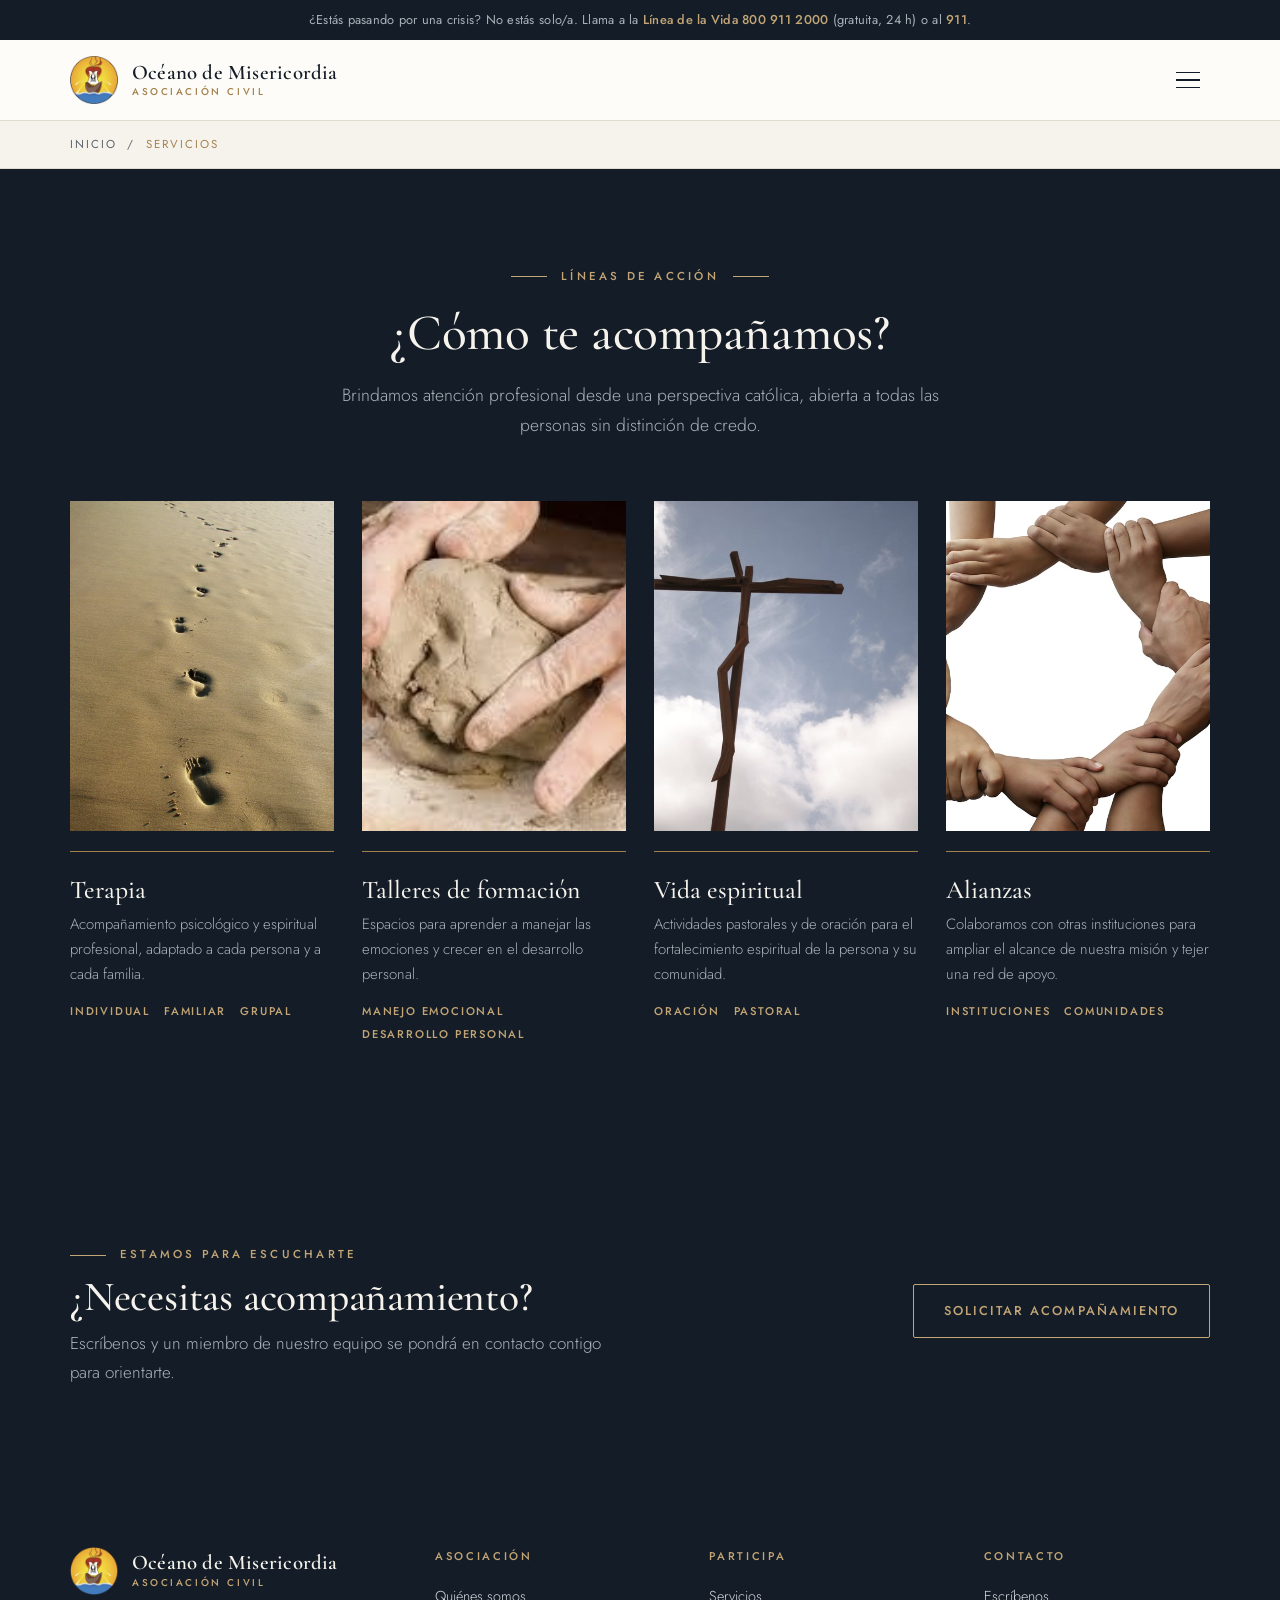
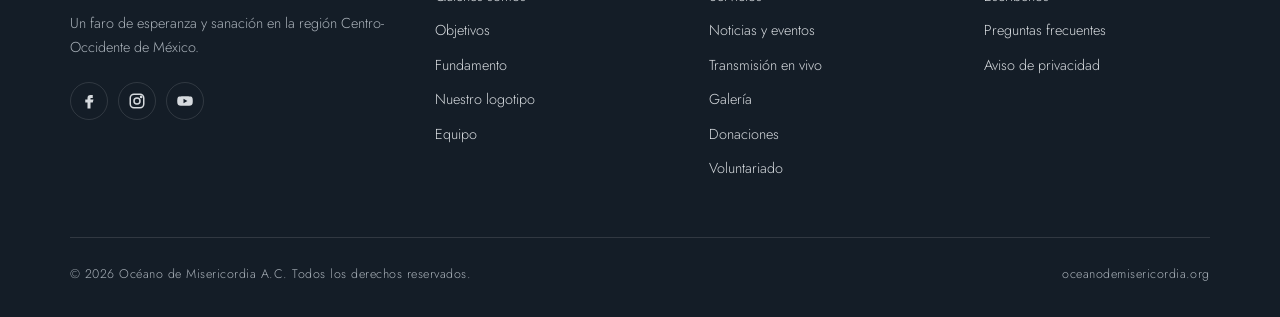
<file: servicios.html>
<!DOCTYPE html>
<html lang="es">
<head>
<meta charset="UTF-8">
<meta name="viewport" content="width=device-width, initial-scale=1">
<title>Servicios | Océano de Misericordia</title>
<meta name="description" content="Terapia individual, familiar y grupal, talleres de formación, vida espiritual y alianzas.">
<meta property="og:title" content="Servicios | Océano de Misericordia">
<meta property="og:description" content="Terapia individual, familiar y grupal, talleres de formación, vida espiritual y alianzas.">
<meta property="og:type" content="website">
<meta property="og:image" content="https://oceanodemisericordia.org/media/presentacion.jpg">
<meta name="theme-color" content="#141d27">
<link rel="icon" type="image/png" href="assets/favicon.png">
<link rel="preconnect" href="https://fonts.googleapis.com">
<link rel="preconnect" href="https://fonts.gstatic.com" crossorigin>
<link href="https://fonts.googleapis.com/css2?family=Cormorant+Garamond:ital,wght@0,400;0,500;0,600;1,400;1,500&family=Jost:wght@300;400;500&display=swap" rel="stylesheet">
<link rel="stylesheet" href="assets/styles.css">
</head>
<body>
<div class="crisis">¿Estás pasando por una crisis? No estás solo/a. Llama a la <a href="tel:8009112000">Línea de la Vida 800 911 2000</a> (gratuita, 24 h) o al <a href="tel:911">911</a>.</div>

<header>
  <nav class="wrap nav" aria-label="Principal">
    <a href="index.html" class="brand"><img src="assets/emblem.webp" alt="Logotipo de Océano de Misericordia"><span>Océano de Misericordia<small>Asociación Civil</small></span></a>
    <button class="burger" aria-label="Abrir menú" aria-expanded="false"><span></span><span></span><span></span></button>
    <ul class="menu">
      <li><a href="quienes-somos.html">Quiénes somos</a></li>
      <li><a href="servicios.html" aria-current="page">Servicios</a></li>
      <li><a href="equipo.html">Equipo</a></li>
      <li><a href="noticias.html">Noticias</a></li>
      <li><a href="en-vivo.html"><i class="dot" style="margin-right:6px;width:8px;height:8px"></i>En vivo</a></li>
      <li><a href="galeria.html">Galería</a></li>
      <li><a href="como-ayudar.html">Cómo ayudar</a></li>
      <li><a href="contacto.html" class="btn btn-sun">Solicitar acompañamiento</a></li>
    </ul>
  </nav>
</header>
<nav class="crumbs" aria-label="Ruta"><div class="wrap"><a href="index.html">Inicio</a><span aria-hidden="true">/</span><span aria-current="page">Servicios</span></div></nav>

<main>
<section class="services" id="servicios">
  <div class="wrap">
    <div class="center reveal">
      <span class="eyebrow">Líneas de acción</span>
      <h2>¿Cómo te acompañamos?</h2>
      <p class="lead">Brindamos atención profesional desde una perspectiva católica, abierta a todas las personas sin distinción de credo.</p>
    </div>
    <div class="svc-grid">
      <div class="svc reveal"><div class="svc-img"><img src="media/huellas.jpg" alt="Huellas en la arena" loading="lazy"></div><div class="svc-body"><div class="ic"><svg width="26" height="26" viewBox="0 0 24 24" fill="none" stroke="currentColor" stroke-width="2" stroke-linecap="round" stroke-linejoin="round"><path d="M21 15a2 2 0 0 1-2 2H7l-4 4V5a2 2 0 0 1 2-2h14a2 2 0 0 1 2 2z"/></svg></div><h3>Terapia</h3><p>Acompañamiento psicológico y espiritual profesional, adaptado a cada persona y a cada familia.</p><ul><li>Individual</li><li>Familiar</li><li>Grupal</li></ul></div></div>
      <div class="svc reveal"><div class="svc-img"><img src="media/barro.jpg" alt="Manos moldeando barro" loading="lazy"></div><div class="svc-body"><div class="ic"><svg width="26" height="26" viewBox="0 0 24 24" fill="none" stroke="currentColor" stroke-width="2" stroke-linecap="round" stroke-linejoin="round"><path d="M22 10 12 5 2 10l10 5 10-5z"/><path d="M6 12v5c3 3 9 3 12 0v-5"/></svg></div><h3>Talleres de formación</h3><p>Espacios para aprender a manejar las emociones y crecer en el desarrollo personal.</p><ul><li>Manejo emocional</li><li>Desarrollo personal</li></ul></div></div>
      <div class="svc reveal"><div class="svc-img"><img src="media/cruz.jpg" alt="Cruz bajo el cielo" loading="lazy"></div><div class="svc-body"><div class="ic"><svg width="26" height="26" viewBox="0 0 24 24" fill="none" stroke="currentColor" stroke-width="2" stroke-linecap="round" stroke-linejoin="round"><path d="M12 2c1.5 2.5 3 4 3 6a3 3 0 0 1-6 0c0-2 1.5-3.5 3-6z"/><path d="M8 14h8v8H8z"/></svg></div><h3>Vida espiritual</h3><p>Actividades pastorales y de oración para el fortalecimiento espiritual de la persona y su comunidad.</p><ul><li>Oración</li><li>Pastoral</li></ul></div></div>
      <div class="svc reveal"><div class="svc-img"><img src="media/manos-unidas.jpg" alt="Manos unidas en círculo" loading="lazy"></div><div class="svc-body"><div class="ic"><svg width="26" height="26" viewBox="0 0 24 24" fill="none" stroke="currentColor" stroke-width="2" stroke-linecap="round" stroke-linejoin="round"><circle cx="6" cy="6" r="3"/><circle cx="18" cy="6" r="3"/><circle cx="12" cy="18" r="3"/><path d="M8.5 7.5 11 16M15.5 7.5 13 16M9 6h6"/></svg></div><h3>Alianzas</h3><p>Colaboramos con otras instituciones para ampliar el alcance de nuestra misión y tejer una red de apoyo.</p><ul><li>Instituciones</li><li>Comunidades</li></ul></div></div>
    </div>
  </div>
</section>

<section class="cta-band">
  <div class="wrap">
    <div>
      <span class="eyebrow">Estamos para escucharte</span>
      <h2>¿Necesitas acompañamiento?</h2>
      <p>Escríbenos y un miembro de nuestro equipo se pondrá en contacto contigo para orientarte.</p>
    </div>
    <a href="contacto.html" class="btn">Solicitar acompañamiento</a>
  </div>
</section>
</main>

<footer>
  <div class="wrap">
    <div class="f-grid">
      <div>
        <a href="index.html" class="brand"><img src="assets/emblem.webp" alt=""><span>Océano de Misericordia<small>Asociación Civil</small></span></a>
        <p style="margin-top:16px;max-width:320px">Un faro de esperanza y sanación en la región Centro-Occidente de México.</p>
        <div class="social">
          <a href="#" aria-label="Facebook"><svg width="18" height="18" viewBox="0 0 24 24" fill="currentColor"><path d="M14 8h3V4h-3c-2.8 0-4 1.7-4 4v2H7v4h3v8h4v-8h3l1-4h-4V8.5c0-.3.2-.5.5-.5z"/></svg></a>
          <a href="#" aria-label="Instagram"><svg width="18" height="18" viewBox="0 0 24 24" fill="none" stroke="currentColor" stroke-width="2"><rect x="3" y="3" width="18" height="18" rx="5"/><circle cx="12" cy="12" r="4"/><circle cx="17.5" cy="6.5" r=".8" fill="currentColor"/></svg></a>
          <a href="#" aria-label="YouTube"><svg width="18" height="18" viewBox="0 0 24 24" fill="currentColor"><path d="M22 8.2a3 3 0 0 0-2.1-2.1C18 5.6 12 5.6 12 5.6s-6 0-7.9.5A3 3 0 0 0 2 8.2 31 31 0 0 0 1.6 12 31 31 0 0 0 2 15.8a3 3 0 0 0 2.1 2.1c1.9.5 7.9.5 7.9.5s6 0 7.9-.5a3 3 0 0 0 2.1-2.1c.4-1.2.4-3.8.4-3.8s0-2.6-.4-3.8zM10 15V9l5.2 3z"/></svg></a>
        </div>
      </div>
      <div><h4>Asociación</h4><ul><li><a href="quienes-somos.html">Quiénes somos</a></li><li><a href="quienes-somos.html#objetivos">Objetivos</a></li><li><a href="quienes-somos.html#fundamento">Fundamento</a></li><li><a href="quienes-somos.html#logotipo">Nuestro logotipo</a></li><li><a href="equipo.html">Equipo</a></li></ul></div>
      <div><h4>Participa</h4><ul><li><a href="servicios.html">Servicios</a></li><li><a href="noticias.html">Noticias y eventos</a></li><li><a href="en-vivo.html">Transmisión en vivo</a></li><li><a href="galeria.html">Galería</a></li><li><a href="como-ayudar.html">Donaciones</a></li><li><a href="como-ayudar.html">Voluntariado</a></li></ul></div>
      <div><h4>Contacto</h4><ul><li><a href="contacto.html">Escríbenos</a></li><li><a href="preguntas.html">Preguntas frecuentes</a></li><li><a href="#">Aviso de privacidad</a></li></ul></div>
    </div>
    <div class="f-bottom"><span>© <span id="yr">2026</span> Océano de Misericordia A.C. Todos los derechos reservados.</span><span>oceanodemisericordia.org</span></div>
  </div>
</footer>

<a href="#top" class="to-top" aria-label="Volver arriba" onclick="window.scrollTo({top:0,behavior:'smooth'});return false;"><svg width="20" height="20" viewBox="0 0 24 24" fill="none" stroke="currentColor" stroke-width="2.5" stroke-linecap="round" stroke-linejoin="round"><path d="m18 15-6-6-6 6"/></svg></a>
<script src="assets/main.js"></script>
</body>
</html>
</file>
<file: assets/styles.css>
:root{
  --ink:#141d27; --ink-2:#1d2935; --ink-3:#2a3845;
  --ivory:#f6f3ed; --ivory-2:#eee9df; --paper:#fdfcf9;
  --gold:#a3824c; --gold-2:#c4a676; --gold-soft:rgba(163,130,76,.12);
  --wine:#7d2f2a;
  --text:#1c242d; --muted:#5d646c; --muted-light:#a9b1b9; --line:#e1dbcf; --line-dark:rgba(255,255,255,.12);
  --radius:4px; --shadow:0 18px 40px -24px rgba(20,29,39,.35);
  --serif:'Cormorant Garamond',Georgia,'Times New Roman',serif;
  --sans:'Jost','Helvetica Neue',Arial,sans-serif;
}
*{box-sizing:border-box;margin:0;padding:0}
html{scroll-behavior:smooth;scroll-padding-top:84px}
body{background:var(--paper);font-family:var(--sans);color:var(--text);line-height:1.7;font-size:17px;font-weight:400;-webkit-font-smoothing:antialiased}
img{max-width:100%;display:block}
a{color:var(--gold)}
a:focus-visible,button:focus-visible,summary:focus-visible{outline:2px solid var(--gold);outline-offset:3px}
.wrap{width:min(1140px,100% - 48px);margin-inline:auto}
section{padding:112px 0}
.eyebrow{display:inline-flex;align-items:center;gap:14px;font-size:.72rem;font-weight:500;letter-spacing:.28em;text-transform:uppercase;color:var(--gold)}
.eyebrow::before{content:"";width:36px;height:1px;background:currentColor}
h1,h2,h3{font-family:var(--serif);font-weight:500;line-height:1.1;color:var(--ink);text-wrap:balance}
h2{font-size:clamp(2.2rem,4vw,3.2rem);margin:18px 0 20px;letter-spacing:-.005em}
h3{font-size:1.55rem;margin-bottom:8px}
.lead{font-size:1.1rem;color:var(--muted);max-width:640px;font-weight:300}
.center{text-align:center}.center .lead{margin-inline:auto}.center .eyebrow::after{content:"";width:36px;height:1px;background:currentColor}
.btn{display:inline-flex;align-items:center;gap:12px;padding:15px 30px;border-radius:2px;font-weight:500;font-size:.8rem;letter-spacing:.16em;text-transform:uppercase;text-decoration:none;transition:background .25s,color .25s,border-color .25s;border:1px solid transparent;cursor:pointer;font-family:inherit}
.btn-sun{background:var(--ink);color:var(--ivory)}
.btn-sun:hover{background:var(--gold);color:#fff}
.btn-ghost{border-color:var(--ink);color:var(--ink)}
.btn-ghost:hover{background:var(--ink);color:var(--ivory)}
.btn-ocean{background:transparent;border-color:var(--gold);color:var(--gold)}
.btn-ocean:hover{background:var(--gold);color:#fff}
.ph{background:#f7efd9;border-bottom:1px dashed var(--gold);padding:0 5px;color:#6d5429;font-weight:500}

/* crisis bar */
.crisis{background:var(--ink);color:var(--muted-light);font-size:.8rem;letter-spacing:.02em;text-align:center;padding:9px 16px}
.crisis a{color:var(--gold-2);font-weight:500;text-decoration:none;white-space:nowrap}

/* header */
header{position:sticky;top:0;z-index:50;background:rgba(253,252,249,.95);backdrop-filter:blur(10px);border-bottom:1px solid var(--line)}
.nav{display:flex;align-items:center;justify-content:space-between;height:80px;gap:20px}
.brand{display:flex;align-items:center;gap:14px;text-decoration:none;flex:none;white-space:nowrap}
.brand img{width:48px;height:48px}
.brand span{font-family:var(--serif);font-weight:600;color:var(--ink);line-height:1.05;font-size:1.3rem;letter-spacing:.01em}
.brand small{display:block;font-family:var(--sans);font-size:.62rem;color:var(--gold);font-weight:500;letter-spacing:.26em;text-transform:uppercase;margin-top:4px}
.menu{display:flex;align-items:center;gap:2px;list-style:none}
.menu a{text-decoration:none;color:var(--text);font-weight:400;font-size:.82rem;letter-spacing:.06em;padding:8px 11px;white-space:nowrap;display:inline-flex;align-items:center;position:relative;transition:color .2s}
.menu a:not(.btn)::after{content:"";position:absolute;left:11px;right:11px;bottom:2px;height:1px;background:var(--gold);transform:scaleX(0);transition:transform .25s}
.menu a:not(.btn):hover{color:var(--gold)}
.menu a:not(.btn):hover::after{transform:scaleX(1)}
.menu .btn{padding:12px 20px;margin-left:12px;font-size:.72rem;color:var(--ivory)}
.burger{display:none;background:none;border:0;width:44px;height:44px;cursor:pointer}
.burger span{display:block;width:24px;height:1.5px;background:var(--ink);margin:6px auto;transition:.3s}

/* hero */
.hero{position:relative;background:var(--ivory);color:var(--text);overflow:hidden;padding:120px 0 110px;border-bottom:1px solid var(--line)}
.hero::before{content:"";position:absolute;right:-12%;top:50%;width:780px;height:780px;transform:translateY(-50%);border-radius:50%;border:1px solid var(--line);pointer-events:none}
.hero::after{content:"";position:absolute;right:-4%;top:50%;width:560px;height:560px;transform:translateY(-50%);border-radius:50%;border:1px solid var(--line);pointer-events:none}
.hero-grid{display:grid;grid-template-columns:1.2fr .8fr;gap:64px;align-items:center;position:relative;z-index:2}
.hero .eyebrow{color:var(--gold)}
.hero h1{color:var(--ink);font-size:clamp(2.9rem,6.2vw,5rem);font-weight:500;margin:24px 0 26px;letter-spacing:-.01em}
.hero h1 em{font-style:italic;color:var(--gold)}
.hero p{font-size:1.15rem;color:var(--muted);font-weight:300;max-width:540px;margin-bottom:40px}
.hero-actions{display:flex;flex-wrap:wrap;gap:14px}
.emblem{position:relative;justify-self:center;width:min(340px,70vw);aspect-ratio:1;padding:18px;border-radius:50%;border:1px solid var(--gold-2);background:var(--paper)}
.emblem img{width:100%;height:100%;border-radius:50%}
.waves{display:none}
@media (prefers-reduced-motion:reduce){*{animation:none!important;transition:none!important}html{scroll-behavior:auto}}

/* values strip */
.values{padding:0;background:var(--paper);border-bottom:1px solid var(--line)}
.values-card{display:grid;grid-template-columns:repeat(6,1fr)}
.value{text-align:center;padding:40px 14px;border-left:1px solid var(--line)}
.value:first-child{border-left:0}
.value .ic{width:40px;height:40px;margin:0 auto 14px;display:grid;place-items:center;color:var(--gold)}
.value b{display:block;font-family:var(--serif);font-size:1.4rem;font-weight:500;color:var(--ink)}
.value small{color:var(--muted);font-size:.8rem;line-height:1.45;display:block;margin-top:4px;font-weight:300}

/* intro video */
.intro-video{padding-bottom:56px}
.iv-grid{display:grid;grid-template-columns:.75fr 1.25fr;gap:64px;align-items:center}
.iv-frame{position:relative;overflow:hidden;aspect-ratio:16/9;background:#000;box-shadow:var(--shadow);max-width:100%}
.iv-frame video{width:100%;height:100%;display:block;object-fit:cover}
.info-item>div{min-width:0;overflow-wrap:anywhere}
.contact-grid>*,.live-grid>*,.iv-grid>*{min-width:0}

/* about */
.split{display:grid;grid-template-columns:1fr 1fr;gap:0;margin-top:56px;border:1px solid var(--line)}
.mv{padding:52px 48px;position:relative}
.mv.m{background:var(--ink);color:#c9ced4}
.mv.v{background:var(--ivory)}
.mv.m h3{color:var(--ivory)}
.mv .tag{font-size:.7rem;font-weight:500;letter-spacing:.26em;text-transform:uppercase;color:var(--gold-2)}
.mv.v .tag{color:var(--gold)}
.mv h3{font-size:2.1rem;margin:10px 0 18px}
.mv p{font-weight:300}
.mv .bigq{position:absolute;right:32px;top:10px;font-family:var(--serif);font-size:8rem;line-height:1;color:var(--gold);opacity:.35}
.values-full{display:grid;grid-template-columns:repeat(3,1fr);margin-top:56px;border-top:1px solid var(--line)}
.vf{padding:32px 28px 32px 0;border-bottom:1px solid var(--line)}
.vf:not(:nth-child(3n+1)){padding-left:28px;border-left:1px solid var(--line)}
.vf h4{font-family:var(--serif);font-size:1.5rem;font-weight:500;color:var(--ink);display:flex;align-items:center;gap:12px;margin-bottom:6px}
.vf h4 i{width:6px;height:6px;transform:rotate(45deg);background:var(--gold);display:inline-block}
.vf p{color:var(--muted);font-size:.95rem;font-weight:300}

/* objectives */
.objectives{background:var(--ivory)}
.obj-grid{display:grid;grid-template-columns:repeat(4,1fr);gap:0;margin-top:56px;border-top:1px solid var(--ink)}
.obj{padding:30px 26px 10px 0}
.obj+.obj{padding-left:26px;border-left:1px solid var(--line)}
.obj .n{font-family:var(--serif);font-size:3rem;font-weight:400;line-height:1;color:var(--gold);font-style:italic}
.obj p{margin-top:16px;color:var(--text);font-size:.98rem;font-weight:300}

/* foundations */
.found{display:grid;grid-template-columns:.85fr 1.15fr;gap:80px;align-items:start}
.found-intro{position:sticky;top:120px}
.verse{margin-top:32px;border-left:1px solid var(--gold);padding:4px 0 4px 24px;font-family:var(--serif);font-style:italic;font-size:1.55rem;color:var(--ink)}
.verse cite{display:block;font-family:var(--sans);font-style:normal;font-size:.72rem;letter-spacing:.2em;text-transform:uppercase;color:var(--gold);margin-top:10px}
.found-img{margin-top:36px;overflow:hidden;aspect-ratio:4/3;max-width:100%}
.found-img img{width:100%;height:100%;object-fit:cover;object-position:40% 30%;filter:saturate(.8)}
.f-list{display:flex;flex-direction:column}
.f-item{display:grid;grid-template-columns:52px 1fr;gap:24px;padding:32px 0;border-bottom:1px solid var(--line)}
.f-item:first-child{padding-top:0}
.f-item .ic{width:52px;height:52px;border-radius:50%;display:grid;place-items:center;border:1px solid var(--gold-2);color:var(--gold)}
.f-item .ic svg{width:22px;height:22px}
.f-item h3{font-size:1.55rem}
.f-item p{color:var(--muted);font-size:.97rem;font-weight:300}

/* services */
.services{background:var(--ink);color:#c9ced4}
.services h2{color:var(--ivory)}.services .lead{color:var(--muted-light)}
.services .eyebrow{color:var(--gold-2)}
.svc-grid{display:grid;grid-template-columns:repeat(4,1fr);gap:28px;margin-top:60px}
.svc{background:transparent;overflow:hidden}
.svc-img{aspect-ratio:4/5;overflow:hidden;background:var(--ink-2);max-width:100%}
.svc-img img{width:100%;height:100%;object-fit:cover;filter:grayscale(.35) contrast(1.02);transition:transform .8s,filter .6s}
.svc:hover .svc-img img{transform:scale(1.04);filter:none}
.svc-body{padding:24px 0 0;border-top:1px solid var(--gold);margin-top:20px}
.svc .ic{display:none}
.svc h3{color:var(--ivory);font-size:1.6rem}
.svc p{font-size:.93rem;color:var(--muted-light);font-weight:300}
.svc ul{list-style:none;margin-top:14px;display:flex;flex-wrap:wrap;gap:4px 14px}
.svc li{font-size:.7rem;font-weight:500;letter-spacing:.16em;text-transform:uppercase;color:var(--gold-2)}

/* logo meaning */
.logo-sec{background:var(--ivory)}
.logo-grid{display:grid;grid-template-columns:.9fr 1.1fr;gap:72px;align-items:center;margin-top:48px}
.logo-stage{position:relative;max-width:420px;justify-self:center;width:100%}
.logo-stage img{width:100%;border-radius:50%;box-shadow:0 0 0 18px var(--paper),0 0 0 19px var(--gold-2)}
.hotspot{position:absolute;width:28px;height:28px;border-radius:50%;border:1px solid var(--ink);background:var(--paper);color:var(--ink);font-weight:500;font-size:.75rem;cursor:pointer;transform:translate(-50%,-50%);transition:transform .2s,background .2s,color .2s;font-family:var(--sans)}
.hotspot:hover,.hotspot.on{background:var(--ink);color:var(--ivory);transform:translate(-50%,-50%) scale(1.12)}
.sym-list{display:flex;flex-direction:column;border-top:1px solid var(--line)}
.sym{padding:16px 4px;border-bottom:1px solid var(--line);cursor:pointer}
.sym header{all:unset;display:flex;align-items:center;gap:16px;font-family:var(--serif);font-size:1.3rem;font-weight:500;color:var(--ink);cursor:pointer}
.sym header b{flex:none;width:24px;font-family:var(--serif);font-style:italic;font-weight:500;font-size:1.05rem;color:var(--gold)}
.sym p{display:none;color:var(--muted);font-size:.95rem;font-weight:300;margin-top:8px;padding-left:40px}
.sym.on header{color:var(--gold)}
.sym.on p{display:block}

/* team */
.team-grid{display:grid;grid-template-columns:repeat(4,1fr);gap:32px;margin-top:56px}
.member{text-align:center}
.avatar{width:100%;aspect-ratio:4/5;margin:0 0 20px;background:var(--ivory);display:grid;place-items:center;color:var(--line);max-width:100%}
.member h3{font-size:1.4rem}
.member .role{color:var(--gold);font-weight:500;font-size:.7rem;text-transform:uppercase;letter-spacing:.2em}
.member p{color:var(--muted);font-size:.88rem;margin-top:8px;font-weight:300}

/* news & blog */
.news{background:var(--ivory)}
.cards3{display:grid;grid-template-columns:repeat(3,1fr);gap:32px;margin-top:48px}
.card{background:var(--paper);display:flex;flex-direction:column;border:1px solid var(--line)}
.card .thumb{aspect-ratio:16/10;display:grid;place-items:center;color:rgba(255,255,255,.55);max-width:100%}
.t1{background:var(--ink-2)}
.t2{background:#6f5a3a}
.t3{background:#3a2c2b}
.card .body{padding:28px;flex:1;display:flex;flex-direction:column}
.card .meta{font-size:.68rem;font-weight:500;letter-spacing:.2em;text-transform:uppercase;color:var(--gold);margin-bottom:10px}
.card h3{font-size:1.45rem}
.card p{color:var(--muted);font-size:.93rem;font-weight:300;flex:1}
.card .more{margin-top:18px;font-weight:500;font-size:.72rem;letter-spacing:.18em;text-transform:uppercase;text-decoration:none;color:var(--ink)}
.card .more:hover{color:var(--gold)}
.tabs{display:inline-flex;gap:28px;margin-top:28px;border-bottom:1px solid var(--line)}
.tabs button{border:0;background:none;padding:10px 2px;font:inherit;font-weight:500;font-size:.75rem;letter-spacing:.18em;text-transform:uppercase;color:var(--muted);cursor:pointer;border-bottom:1px solid transparent;margin-bottom:-1px}
.tabs button.on{color:var(--ink);border-color:var(--gold)}
.panel{display:none}.panel.on{display:grid}

/* live */
.live{background:var(--ink);color:#c9ced4}
.live h2{color:var(--ivory)}.live .lead{color:var(--muted-light)}
.live .eyebrow{color:#d98a82}.live .eyebrow::before{display:none}
.dot{width:8px;height:8px;border-radius:50%;background:#c2453b;display:inline-block;animation:pulse 2.4s infinite}
@keyframes pulse{50%{opacity:.35}}
.live-grid{display:grid;grid-template-columns:.8fr 1.2fr;gap:64px;align-items:center}
.live-list{list-style:none;margin:28px 0 34px;border-top:1px solid var(--line-dark)}
.live-list li{display:flex;flex-direction:column;padding:14px 0;border-bottom:1px solid var(--line-dark)}
.live-list b{color:var(--gold-2);font-size:.68rem;font-weight:500;letter-spacing:.22em;text-transform:uppercase}
.live .btn-sun{background:transparent;border-color:var(--gold-2);color:var(--gold-2)}
.live .btn-sun:hover{background:var(--gold-2);color:var(--ink)}
.player{border:1px solid var(--line-dark);padding:12px}
.player-frame{position:relative;aspect-ratio:16/9;overflow:hidden;background:#0b1118;max-width:100%}
.player-frame iframe{position:absolute;inset:0;width:100%;height:100%;border:0}
.player-empty{position:absolute;inset:0;display:flex;flex-direction:column;align-items:center;justify-content:center;gap:8px;text-align:center;padding:20px;color:var(--muted-light)}
.player-empty svg{color:var(--gold-2);margin-bottom:6px;width:48px;height:48px}
.player-empty b{color:var(--ivory);font-family:var(--serif);font-weight:500;font-size:1.5rem}
.player-empty span{font-size:.9rem;font-weight:300;max-width:360px}

/* gallery */
.gallery{display:grid;grid-template-columns:repeat(4,1fr);grid-auto-rows:220px;gap:12px;margin-top:48px}
.g{position:relative;margin:0;overflow:hidden;background:var(--ivory);max-width:100%}
.g img{width:100%;height:100%;object-fit:cover;filter:saturate(.85);transition:transform .9s,filter .6s}
.g:hover img{transform:scale(1.04);filter:none}
.g figcaption{position:absolute;left:0;right:0;bottom:0;padding:34px 18px 14px;background:linear-gradient(transparent,rgba(20,29,39,.75));color:var(--ivory);font-size:.68rem;font-weight:500;letter-spacing:.2em;text-transform:uppercase}
.g.big{grid-column:span 2;grid-row:span 2}
.g.tall{grid-row:span 2}
.g.wide{grid-column:span 2}

/* help */
.help{background:linear-gradient(rgba(20,29,39,.86),rgba(20,29,39,.9)),url(../media/oceano.jpg) center/cover;color:#c9ced4}
.help h2{color:var(--ivory)}.help .lead{color:var(--muted-light)}
.help .eyebrow{color:var(--gold-2)}
.help-grid{display:grid;grid-template-columns:1fr 1fr;gap:32px;margin-top:56px}
.help-card{background:var(--paper);color:var(--text);padding:44px;display:flex;flex-direction:column;overflow:hidden}
.help-photo{margin:-44px -44px 32px;aspect-ratio:16/7;overflow:hidden}
.help-photo img{width:100%;height:100%;object-fit:cover;filter:grayscale(.4)}
.help-card .ic{display:none}
.help-card h3{font-size:2.1rem}
.help-card>p{color:var(--muted);font-weight:300}
.help-card ul{list-style:none;margin:22px 0 30px;display:flex;flex-direction:column;gap:10px;flex:1}
.help-card li{display:flex;gap:14px;align-items:baseline;font-size:.96rem;font-weight:300}
.help-card li::before{content:"";flex:none;width:6px;height:6px;transform:rotate(45deg) translateY(-2px);background:var(--gold)}
.bank{border-top:1px solid var(--line);border-bottom:1px solid var(--line);padding:14px 0;font-size:.9rem;margin-bottom:28px}
.bank div{display:flex;justify-content:space-between;gap:10px;padding:4px 0;flex-wrap:wrap}
.bank span{color:var(--muted);font-size:.72rem;letter-spacing:.18em;text-transform:uppercase}
.bank b{font-weight:500}
.help-card .btn{align-self:flex-start}

/* faq */
.faq-wrap{max-width:800px;margin:48px auto 0;border-top:1px solid var(--line)}
details{border-bottom:1px solid var(--line)}
summary{list-style:none;cursor:pointer;display:flex;justify-content:space-between;align-items:center;gap:20px;padding:24px 4px;font-family:var(--serif);font-size:1.45rem;font-weight:500;color:var(--ink)}
summary::-webkit-details-marker{display:none}
summary::after{content:"+";flex:none;font-family:var(--sans);font-weight:300;font-size:1.6rem;color:var(--gold);transition:transform .25s}
details[open] summary::after{transform:rotate(45deg)}
details p{padding:0 50px 26px 4px;color:var(--muted);font-weight:300}

/* contact */
.contact{background:var(--ivory)}
.contact-grid{display:grid;grid-template-columns:.9fr 1.1fr;gap:56px;margin-top:48px}
.info{display:flex;flex-direction:column;border-top:1px solid var(--line)}
.info-item{display:flex;gap:18px;align-items:flex-start;padding:20px 0;border-bottom:1px solid var(--line)}
.info-item .ic{flex:none;width:40px;height:40px;border-radius:50%;display:grid;place-items:center;border:1px solid var(--gold-2);color:var(--gold)}
.info-item .ic svg{width:18px;height:18px}
.info-item b{display:block;color:var(--ink);font-size:.7rem;font-weight:500;letter-spacing:.2em;text-transform:uppercase;margin-bottom:2px}
.info-item span{color:var(--text);font-size:1rem}
.emergency{margin-top:24px;border-left:1px solid var(--wine);padding:6px 0 6px 20px;font-size:.92rem;color:var(--muted);font-weight:300}
.emergency b{color:var(--wine);font-weight:500}
.emergency a{color:var(--wine)}
form{background:var(--paper);padding:44px;border:1px solid var(--line);display:grid;grid-template-columns:1fr 1fr;gap:22px}
form .full{grid-column:1/-1}
label{font-size:.68rem;font-weight:500;letter-spacing:.2em;text-transform:uppercase;color:var(--ink);display:block;margin-bottom:8px}
input,select,textarea{width:100%;padding:12px 0;border:0;border-bottom:1px solid var(--line);border-radius:0;font:inherit;font-size:1rem;font-weight:300;background:transparent;color:var(--text);transition:border-color .2s}
select{padding-right:10px}
input:focus,select:focus,textarea:focus{outline:none;border-bottom-color:var(--gold)}
textarea{min-height:120px;resize:vertical}
.check{display:flex;gap:12px;align-items:flex-start;font-size:.82rem;color:var(--muted);text-transform:none;letter-spacing:0;font-weight:300}
.check input{width:auto;margin-top:5px;accent-color:var(--gold)}
.form-note{font-size:.85rem;color:var(--gold);min-height:1em}

/* footer */
footer{background:var(--ink);color:var(--muted-light);padding:80px 0 32px;font-size:.9rem;font-weight:300}
.f-grid{display:grid;grid-template-columns:1.4fr 1fr 1fr 1fr;gap:48px}
footer .brand span{color:var(--ivory)}footer .brand small{color:var(--gold-2)}
footer h4{color:var(--gold-2);font-family:var(--sans);font-size:.7rem;font-weight:500;letter-spacing:.24em;text-transform:uppercase;margin-bottom:18px}
footer ul{list-style:none;display:flex;flex-direction:column;gap:10px}
footer a{color:#d6dade;text-decoration:none}
footer a:hover{color:var(--gold-2)}
.social{display:flex;gap:10px;margin-top:22px}
.social a{width:38px;height:38px;border-radius:50%;display:grid;place-items:center;border:1px solid var(--line-dark)}
.social a:hover{border-color:var(--gold-2);color:var(--gold-2)}
.f-bottom{border-top:1px solid var(--line-dark);margin-top:56px;padding-top:26px;display:flex;justify-content:space-between;gap:20px;flex-wrap:wrap;font-size:.78rem;letter-spacing:.04em}

.reveal{opacity:0;transform:translateY(18px);transition:opacity 1s ease,transform 1s ease}
.reveal.in{opacity:1;transform:none}
.to-top{position:fixed;right:20px;bottom:20px;width:44px;height:44px;border-radius:50%;background:var(--ink);color:var(--ivory);display:grid;place-items:center;opacity:0;pointer-events:none;transition:opacity .3s;z-index:40;text-decoration:none}
.to-top.show{opacity:1;pointer-events:auto}

@media (max-width:1360px){
  .menu{position:absolute;left:0;right:0;top:100%;flex-direction:column;align-items:stretch;background:var(--paper);padding:12px 24px 28px;border-bottom:1px solid var(--line);box-shadow:var(--shadow);opacity:0;visibility:hidden;transform:translateY(-10px);transition:opacity .25s,transform .25s,visibility .25s}
  .menu.open{opacity:1;visibility:visible;transform:none}
  .menu a{padding:14px 0;border-bottom:1px solid var(--line)}
  .menu a:not(.btn)::after{display:none}
  .menu .btn{justify-content:center;margin:18px 0 0;border-bottom:0}
  .burger{display:block}
  .burger.x span:nth-child(1){transform:translateY(7.5px) rotate(45deg)}
  .burger.x span:nth-child(2){opacity:0}
  .burger.x span:nth-child(3){transform:translateY(-7.5px) rotate(-45deg)}
}
@media (max-width:1060px){
  .values-card{grid-template-columns:repeat(3,1fr)}
  .value:nth-child(4){border-left:0}
  .value:nth-child(n+4){border-top:1px solid var(--line)}
  .obj-grid,.svc-grid,.team-grid{grid-template-columns:repeat(2,1fr)}
  .obj:nth-child(3){padding-left:0;border-left:0}
  .obj:nth-child(n+3){border-top:1px solid var(--line);margin-top:10px}
  .found{grid-template-columns:1fr;gap:48px}.found-intro{position:static}
  .f-grid{grid-template-columns:1fr 1fr}
}
@media (max-width:820px){
  section{padding:80px 0}
  .hero{padding:72px 0 80px}
  .hero::before,.hero::after{display:none}
  .hero-grid,.split,.logo-grid,.help-grid,.contact-grid,.live-grid,.iv-grid{grid-template-columns:1fr}
  .live-grid,.iv-grid{gap:32px}.player{order:-1}
  .emblem{width:min(220px,60vw);order:-1;justify-self:start}
  .values-full,.cards3{grid-template-columns:1fr}
  .vf,.vf:not(:nth-child(3n+1)){padding:24px 0;border-left:0}
  .gallery{grid-template-columns:repeat(2,1fr);grid-auto-rows:170px}
  .mv{padding:40px 28px}
}
@media (max-width:560px){
  body{font-size:16px}
  .wrap{width:calc(100% - 32px)}
  .values-card{grid-template-columns:repeat(2,1fr)}
  .value{padding:28px 10px}
  .value:nth-child(odd){border-left:0}.value:nth-child(4){border-left:1px solid var(--line)}
  .value:nth-child(n+3){border-top:1px solid var(--line)}
  .obj-grid,.svc-grid,.team-grid,.f-grid{grid-template-columns:1fr}
  .obj,.obj+.obj{padding:24px 0 8px;border-left:0}
  .obj+.obj{border-top:1px solid var(--line)}
  .svc-img{aspect-ratio:16/10}
  .help-card{padding:28px}
  .help-photo{margin:-28px -28px 24px}
  form{grid-template-columns:1fr;padding:28px}
  .f-item{grid-template-columns:1fr;gap:14px}
  .brand small{display:none}
  .brand span{font-size:1.15rem}
  details p{padding-right:4px}
  .hotspot{width:24px;height:24px;font-size:.68rem}
  .btn{padding:14px 22px}
}

/* multipage additions */
.menu a[aria-current="page"]:not(.btn){color:var(--gold)}
.menu a[aria-current="page"]:not(.btn)::after{transform:scaleX(1)}
.crumbs{background:var(--ivory);border-bottom:1px solid var(--line)}
.crumbs .wrap{display:flex;gap:10px;align-items:center;padding:14px 0;font-size:.72rem;letter-spacing:.18em;text-transform:uppercase;color:var(--muted)}
.crumbs a{color:var(--muted);text-decoration:none}.crumbs a:hover{color:var(--gold)}
.crumbs span[aria-current]{color:var(--gold)}
.explore{background:var(--ivory)}
.ex-grid{display:grid;grid-template-columns:repeat(4,1fr);gap:28px;margin-top:56px}
.ex-card{display:flex;flex-direction:column;text-decoration:none;color:inherit;background:var(--paper);border:1px solid var(--line);transition:border-color .3s}
.ex-card:hover{border-color:var(--gold-2)}
.ex-img{aspect-ratio:4/3;overflow:hidden;max-width:100%}
.ex-img img{width:100%;height:100%;object-fit:cover;filter:grayscale(.3);transition:transform .8s,filter .6s}
.ex-card:hover .ex-img img{transform:scale(1.04);filter:none}
.ex-body{padding:26px 24px 28px;display:flex;flex-direction:column;flex:1}
.ex-body h3{font-size:1.55rem}
.ex-body p{color:var(--muted);font-size:.93rem;font-weight:300;flex:1}
.ex-body .more{margin-top:18px;font-size:.7rem;font-weight:500;letter-spacing:.2em;text-transform:uppercase;color:var(--gold)}
.cta-band{background:var(--ink);color:#c9ced4;padding:80px 0}
.cta-band .wrap{display:flex;justify-content:space-between;align-items:center;gap:40px;flex-wrap:wrap}
.cta-band h2{color:var(--ivory);margin:10px 0 8px;font-size:clamp(1.9rem,3.4vw,2.6rem)}
.cta-band p{color:var(--muted-light);font-weight:300;max-width:560px}
.cta-band .eyebrow{color:var(--gold-2)}
.cta-band .btn{background:transparent;border-color:var(--gold-2);color:var(--gold-2)}
.cta-band .btn:hover{background:var(--gold-2);color:var(--ink)}
main>section:first-child{padding-top:88px}
main>section.hero:first-child{padding-top:120px}
@media (max-width:1060px){.ex-grid{grid-template-columns:repeat(2,1fr)}}
@media (max-width:560px){.ex-grid{grid-template-columns:1fr}.cta-band{padding:64px 0}main>section:first-child{padding-top:64px}}
</file>
